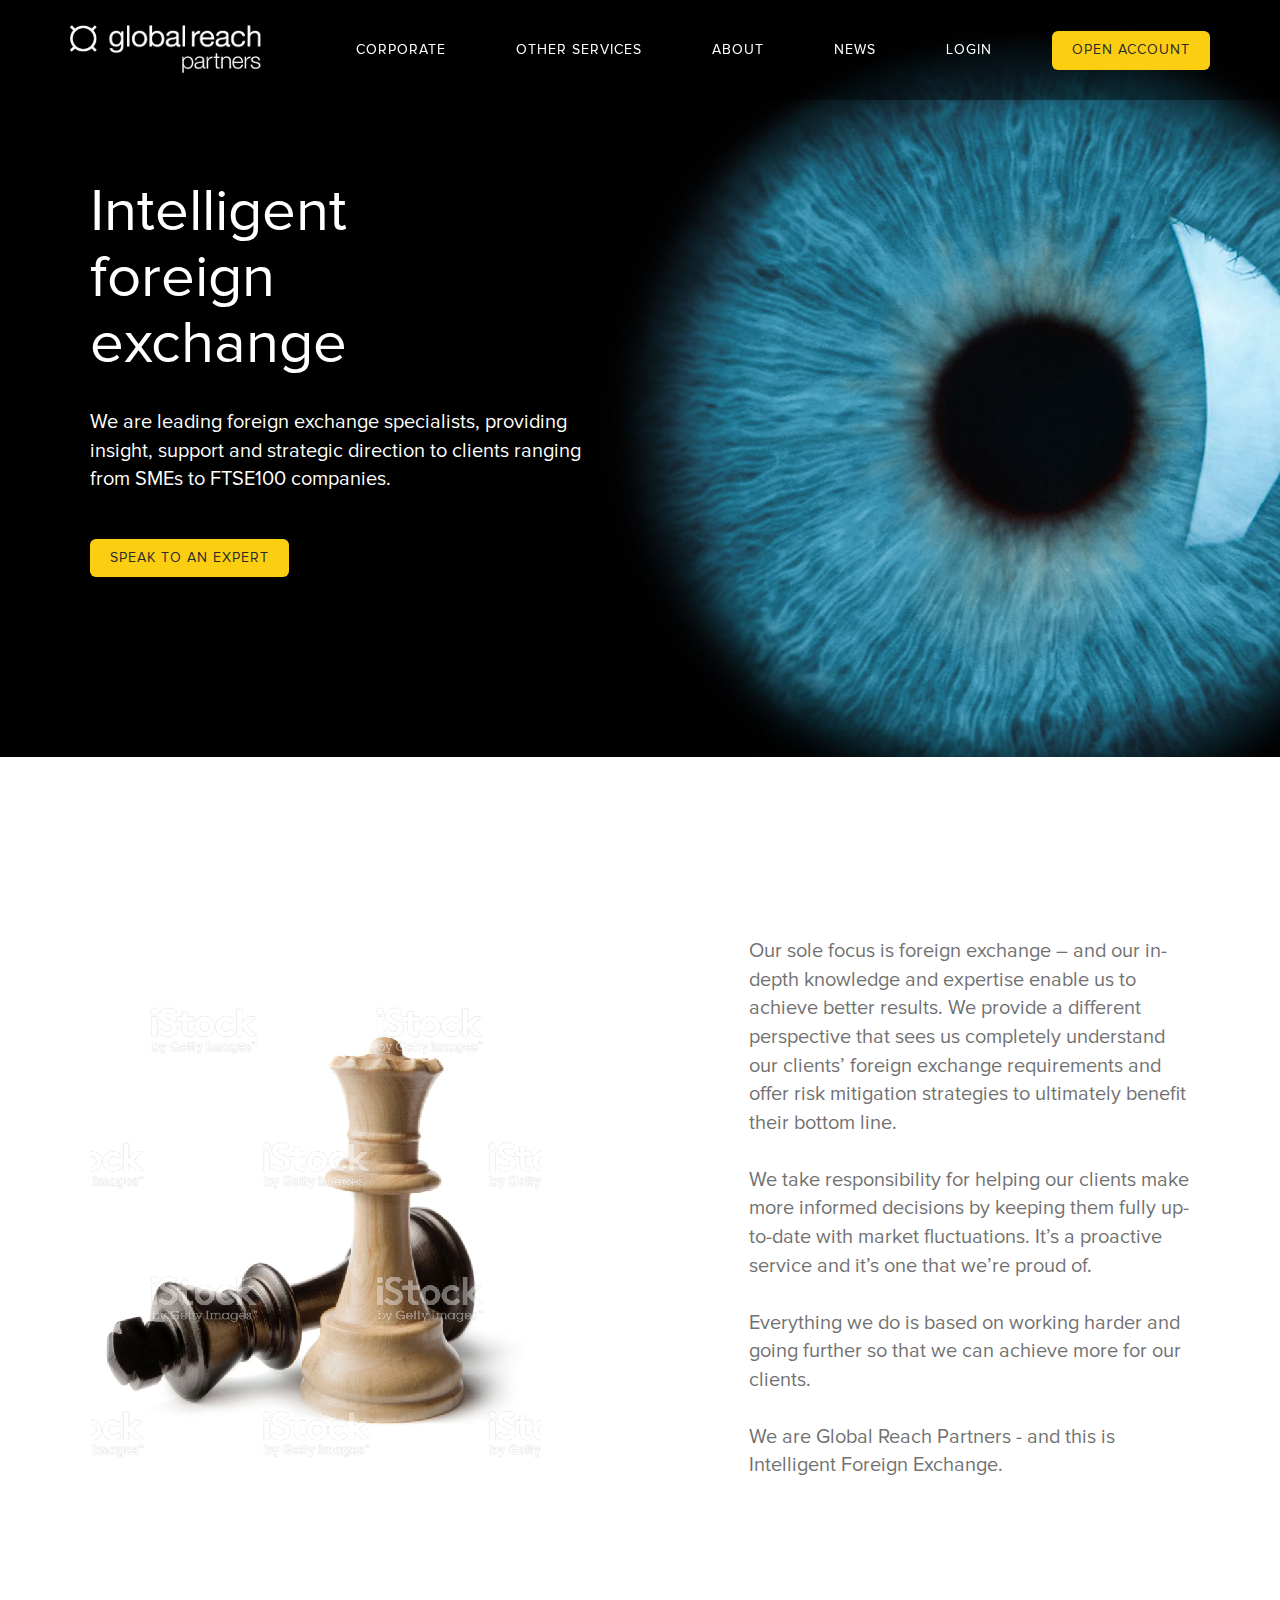
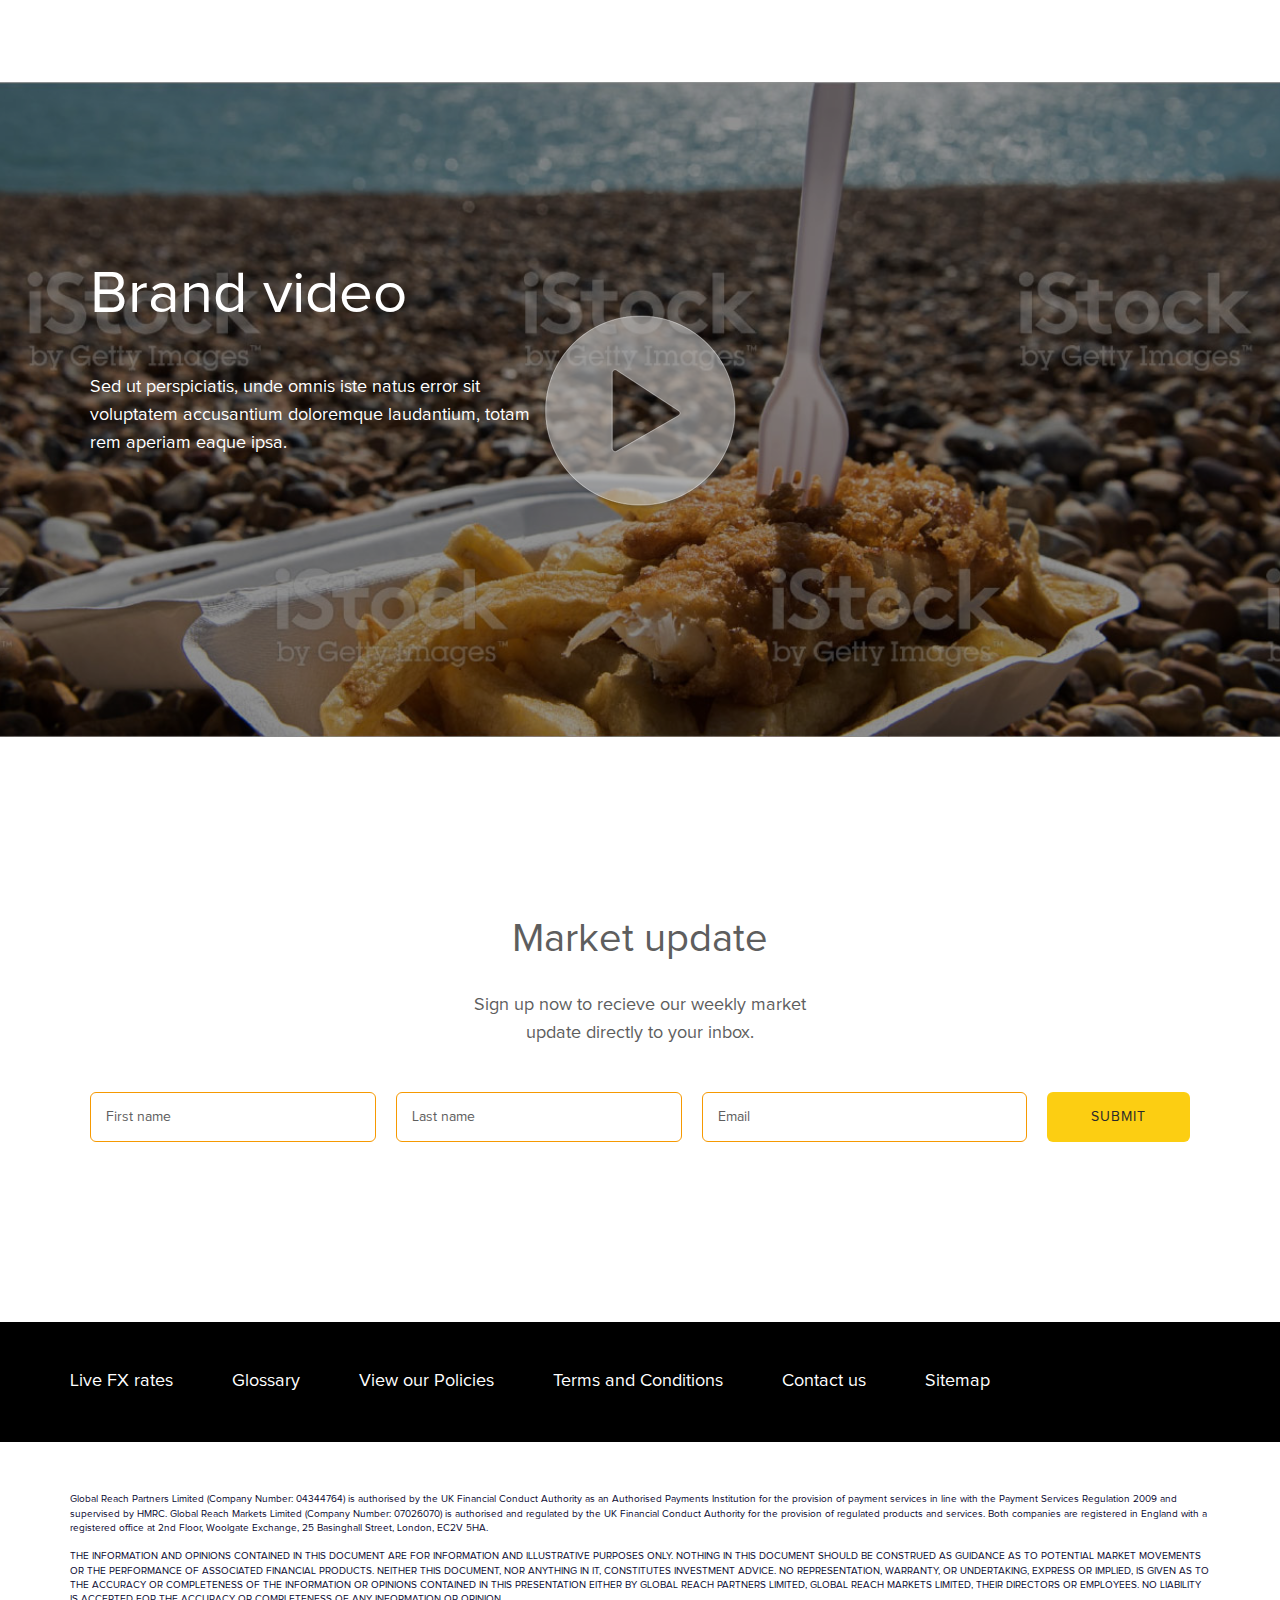
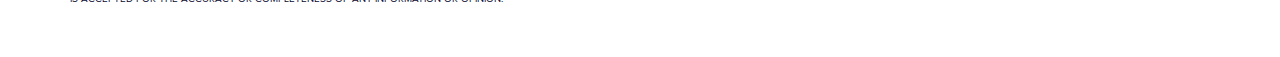
<file: index.html>
<!DOCTYPE html>
<html lang="en">
  <head>
    <meta charset="utf-8">
    <meta name="viewport" content="width=device-width, initial-scale=1, shrink-to-fit=no">
    <link rel="stylesheet" href="css/bootstrap.min.css">
    <link rel="stylesheet" href="css/style.css">
  </head>
  <body class="grp-body">
    <style type="text/css">html.hs-messages-widget-open.hs-messages-mobile,html.hs-messages-widget-open.hs-messages-mobile body{height:100%!important;overflow:hidden!important;position:relative!important}html.hs-messages-widget-open.hs-messages-mobile body{margin:0!important}#hubspot-messages-iframe-container{display:initial!important;z-index:2147483647!important;position:fixed!important;bottom:0!important;right:0!important}#hubspot-messages-iframe-container .shadow{display:initial!important;z-index:-1;position:absolute;width:0;height:0;bottom:0;right:0;content:""}#hubspot-messages-iframe-container .shadow.active{width:400px;height:400px;background:radial-gradient(ellipse at bottom right,rgba(29,39,54,.16) 0,rgba(29,39,54,0) 72%)}#hubspot-messages-iframe-container iframe{display:initial!important;width:100%!important;height:100%!important;border:none!important;position:absolute!important;bottom:0!important;right:0!important}</style>

    <!-- LOGO & NAVIGATION -->
    <div class="grp-header">
      <nav class="navbar navbar-default navbar-fixed-top">
        <div class="container">
          <div class="row">
            <div class="col-sm-12">
              <!-- Brand and toggle get grouped for better mobile display -->
              <div class="navbar-header">
                <button type="button" data-target="#navbarCollapse" data-toggle="collapse" class="navbar-toggle">
                  <span class="sr-only">Toggle navigation</span>
                  <span class="icon-bar"></span>
                  <span class="icon-bar"></span>
                  <span class="icon-bar"></span>
                </button>
                <a href="index.html" class="navbar-brand"></a>
              </div>
              <!-- Collection of nav links and other content for toggling -->
              <div id="navbarCollapse" class="collapse navbar-collapse">
                <ul class="nav navbar-nav navbar-right">
                  <li><a href="corporate.html">CORPORATE</a></li>
                  <li><a href="otherservices.html">OTHER SERVICES</a></li>
                  <li><a href="about.html">ABOUT</a></li>
                  <li><a href="#">NEWS</a></li>
                  <li><a href="#">LOGIN</a></li>
                  <li><button type="button" class="btn btn-default btn-lg">OPEN ACCOUNT</a></li>
                </ul>
              </div>
            </div>
          </div>
        </div>
      </nav>
    </div>

    <!-- FIRST SECTION -->
    <div id="grp-hero" class="grp-first-section grp-section-top-spacing-180 grp-section-spacing-180">
      <div class="grp-parallax"></div>
      <div class="container container-medium">
        <div class="row">
          <div class="col-sm-7 col-md-6">
            <h1 class="grp-header-spacing-30">
              Intelligent<br>
              foreign<br>
              exchange
            </h1>
            <p class="grp-paragraph-spacing-45">We are leading foreign exchange specialists, providing insight, support and strategic direction to clients ranging from SMEs to FTSE100 companies.<p/>
            <button type="button" class="btn btn-default btn-lg">SPEAK TO AN EXPERT</button>
          </div>
        </div>
      </div>
    </div>

    <!-- SECOND SECTION -->
    <div class="grp-second-section grp-section-top-spacing-180 grp-section-spacing-180">
      <div class="container container-medium">
        <div class="row">
          <div class="col-sm-6 col-md-7 col-lg-7">
            <img class="img-responsive" src="img/section1.2-bg.jpg">
          </div>
          <div class="col-sm-6 col-md-5 col-lg-5">
            <p class="grp-bigger-paragraph grp-grey-color">
              Our sole focus is foreign exchange – and our in-depth knowledge and expertise enable us to achieve better results. We provide a different perspective that sees us completely understand our clients’ foreign exchange requirements and offer risk mitigation strategies to ultimately beneﬁt their bottom line.<br><br>
              We take responsibility for helping our clients make more informed decisions by keeping them fully up-to-date with market ﬂuctuations. It’s a proactive service and it’s one that we’re proud of.<br><br>
              Everything we do is based on working harder and going further so that we can achieve more for our clients.<br><br>
              We are Global Reach Partners - and this is Intelligent Foreign Exchange.
            <p/>
          </div>
        </div>
      </div>
    </div>

    <!-- THIRD SECTION -->
    <div class="grp-third-section grp-video-section grp-section-top-spacing-180 grp-section-spacing-280">
      <button class="grp-play-video" href=""></button>
      <div class="container container-medium">
        <div class="row">
          <div class="col-sm-5">
            <h1 class="grp-header-spacing-45">Brand video</h1>
            <p class="grp-smaller-paragraph">Sed ut perspiciatis, unde omnis iste natus error sit voluptatem accusantium doloremque laudantium, totam rem aperiam eaque ipsa.</p>
          </div>
        </div>
      </div>
    </div>

    <!-- FOOTER -->
    <div class="grp-first-footer-section grp-section-top-spacing-180 grp-section-spacing-180">
      <div class="container container-medium">
        <div class="row">
          <div class="col-sm-12 col-md-4 col-md-offset-4">
            <h2 class="grp-header-spacing-30 grp-lightgrey-color">Market update</h2>
            <p class="grp-paragraph-spacing-45 grp-smaller-paragraph grp-lightgrey-color">Sign up now to recieve our weekly market update directly to your inbox.<p/>
          </div>
          <div class="col-sm-12">
            <div class="grp-market-form">

                <div id="HTMLBlock1319" class="HTMLBlock">
                  <script charset="utf-8" src="//js.hsforms.net/forms/current.js"></script>
                  <script>
                    hbspt.forms.create({
                      portalId: '431473',
                      formId: 'b1a614dc-c6af-4df0-83e2-fbb5cdfd9407',
                  css: '',
                  submitButtonClass: 'btn'
                    });
                  </script>
                  <div class="hbspt-form" id="hbspt-form-1508234707308">
                    <form accept-charset="UTF-8" enctype="multipart/form-data" id="hsForm_b1a614dc-c6af-4df0-83e2-fbb5cdfd9407" class="hs-form stacked" action="https://forms.hubspot.com/uploads/form/v2/431473/b1a614dc-c6af-4df0-83e2-fbb5cdfd9407" method="POST" novalidate="novalidate">
                      <fieldset class="form-columns-3">
                        <div class="hs_firstname field hs-form-field">
                          <label placeholder="Enter your " for="firstname-b1a614dc-c6af-4df0-83e2-fbb5cdfd9407"></label>
                          <div class="hs-field-desc" style="display: none;"></div>
                          <div class="input">
                            <input class="hs-input" type="text" id="firstname-b1a614dc-c6af-4df0-83e2-fbb5cdfd9407" name="firstname" value="" placeholder="First name">
                          </div>
                        </div>
                        <div class="hs_lastname field hs-form-field">
                          <label placeholder="Enter your " for="lastname-b1a614dc-c6af-4df0-83e2-fbb5cdfd9407"></label>
                          <div class="hs-field-desc" style="display: none;"></div>
                          <div class="input">
                            <input class="hs-input" type="text" id="lastname-b1a614dc-c6af-4df0-83e2-fbb5cdfd9407" name="lastname" value="" placeholder="Last name">
                          </div>
                        </div>
                        <div class="hs_email field hs-form-field">
                          <label placeholder="Enter your " for="email-b1a614dc-c6af-4df0-83e2-fbb5cdfd9407"><span class="hs-form-required"> * </span></label>
                          <div class="hs-field-desc" style="display: none;"></div>
                          <div class="input">
                            <input class="hs-input" type="email" required="required" id="email-b1a614dc-c6af-4df0-83e2-fbb5cdfd9407" name="email" value="" placeholder="Email">
                          </div>
                        </div>
                      </fieldset>
                      <fieldset class="form-columns-1">
                        <div class="hs_utmcampaign__c field hs-form-field" style="display: none;">
                          <div class="hs-field-desc" style="display: none;"></div>
                          <div class="input">
                            <input class="hs-input" type="hidden" name="utmcampaign__c" value="">
                          </div>
                        </div>
                      </fieldset>
                      <fieldset class="form-columns-2">
                        <div class="hs_utmmedium__c field hs-form-field" style="display: none;">
                          <div class="hs-field-desc" style="display: none;"></div>
                          <div class="input">
                            <input class="hs-input" type="hidden" name="utmmedium__c" value="">
                          </div>
                        </div>
                        <div class="hs_utmsource field hs-form-field" style="display: none;">
                          <div class="hs-field-desc" style="display: none;"></div>
                          <div class="input">
                            <input class="hs-input" type="hidden" name="utmsource" value="">
                          </div>
                        </div>
                      </fieldset>
                      <div class="hs_submit">
                        <div class="hs-field-desc" style="display: none;"></div>
                        <div class="actions">
                          <input class="btn" type="submit" value="Submit">
                        </div>
                      </div>
                      <input type="hidden" name="hs_context" value="{&quot;gates&quot;:{&quot;invisibleRecaptchaUngated&quot;:false,&quot;newMultipartSubmissionUngated&quot;:false,&quot;cosInlineUngated&quot;:false},&quot;time&quot;:1508234707455,&quot;portalId&quot;:&quot;431473&quot;,&quot;formId&quot;:&quot;b1a614dc-c6af-4df0-83e2-fbb5cdfd9407&quot;,&quot;hutk&quot;:&quot;25a326c4a20e29a53efa5985e465cf01&quot;,&quot;deactivateSmartForm&quot;:false,&quot;cms&quot;:false,&quot;boolCheckBoxFields&quot;:&quot;&quot;,&quot;dateFields&quot;:&quot;&quot;,&quot;previewMode&quot;:false,&quot;pageUrl&quot;:&quot;https://www.globalreach-partners.com/&quot;,&quot;pageTitle&quot;:&quot;Corporate Forex | International Money Exchange | Global Reach Partners&quot;,&quot;submitButtonClass&quot;:&quot;btn&quot;,&quot;timestamp&quot;:1508234707308,&quot;urlRoot&quot;:&quot;https://forms.hubspot.com&quot;,&quot;internalApiBase&quot;:&quot;https://internal.hubapi.com&quot;,&quot;emailValidationUrl&quot;:&quot;https://internal.hubapi.com/emailvalidation/v1/public/validate&quot;,&quot;urlBase&quot;:&quot;https://forms.hubspot.com/uploads/form/v2&quot;,&quot;ctxBase&quot;:&quot;https://forms.hubspot.com/embed/v3/form/431473/b1a614dc-c6af-4df0-83e2-fbb5cdfd9407?callback=?&quot;,&quot;containerId&quot;:&quot;hbspt-form-1508234707308&quot;,&quot;containerSelector&quot;:&quot;#hbspt-form-1508234707308&quot;,&quot;recentFieldsCookie&quot;:null,&quot;userAgent&quot;:&quot;Mozilla/5.0 (Macintosh; Intel Mac OS X 10_12_4) AppleWebKit/537.36 (KHTML, like Gecko) Chrome/61.0.3163.100 Safari/537.36&quot;,&quot;originalEmbedContext&quot;:&quot;{\&quot;portalId\&quot;:\&quot;431473\&quot;,\&quot;formId\&quot;:\&quot;b1a614dc-c6af-4df0-83e2-fbb5cdfd9407\&quot;,\&quot;css\&quot;:\&quot;\&quot;,\&quot;submitButtonClass\&quot;:\&quot;btn\&quot;,\&quot;timestamp\&quot;:1508234707308}&quot;,&quot;hostedOnHubspot&quot;:false,&quot;source&quot;:&quot;FormsEmbed-static-2.277&quot;}">
                    </form>
                  </div>
                </div>

            </div>
          </div>
        </div>
      </div>
    </div>
    <div class="grp-footer-list">
      <div class="container">
        <div class="row">
          <div class="col-sm-12">
            <ul class="list-inline">
              <li><a href="#">Live FX rates</a></li>
              <li><a href="#">Glossary</a></li>
              <li><a href="#">View our Policies</a></li>
              <li><a href="#">Terms and Conditions</a></li>
              <li><a href="#">Contact us</a></li>
              <li><a href="#">Sitemap</a></li>
            </ul>
          </div>
        </div>
      </div>
    </div>
    <div class="grp-footer-credits grp-footer-spacing-50 grp-footer-top-spacing-50">
      <div class="container">
        <div class="row">
          <div class="col-sm-12">
            <p class="grp-smallest-paragraph gpr-darkblue-color">
              Global Reach Partners Limited (Company Number: 04344764) is authorised by the UK Financial Conduct Authority as an Authorised Payments Institution for the provision of payment services in line with the Payment Services Regulation 2009 and supervised by HMRC. Global Reach Markets Limited (Company Number: 07026070) is authorised and regulated by the UK Financial Conduct Authority for the provision of regulated products and services. Both companies are registered in England with a registered office at 2nd Floor, Woolgate Exchange, 25 Basinghall Street, London, EC2V 5HA.<br><br>
              THE INFORMATION AND OPINIONS CONTAINED IN THIS DOCUMENT ARE FOR INFORMATION AND ILLUSTRATIVE PURPOSES ONLY. NOTHING IN THIS DOCUMENT SHOULD BE CONSTRUED AS GUIDANCE AS TO POTENTIAL MARKET MOVEMENTS OR THE PERFORMANCE OF ASSOCIATED FINANCIAL PRODUCTS. NEITHER THIS DOCUMENT, NOR ANYTHING IN IT, CONSTITUTES INVESTMENT ADVICE. NO REPRESENTATION, WARRANTY, OR UNDERTAKING, EXPRESS OR IMPLIED, IS GIVEN AS TO THE ACCURACY OR COMPLETENESS OF THE INFORMATION OR OPINIONS CONTAINED IN THIS PRESENTATION EITHER BY GLOBAL REACH PARTNERS LIMITED, GLOBAL REACH MARKETS LIMITED, THEIR DIRECTORS OR EMPLOYEES. NO LIABILITY IS ACCEPTED FOR THE ACCURACY OR COMPLETENESS OF ANY INFORMATION OR OPINION.
            </p>
          </div>
        </div>
      </div>
    </div>

    <script src="js/jquery-3.2.1.min.js"></script>
    <script src="js/bootstrap.min.js"></script>
    <script src="js/jquery.parallax-1.1.3.js"></script>
    <script src="js/jquery.localscroll-1.2.7-min.js"></script>
    <script src="js/jquery.scrollTo-1.4.2-min.js"></script>
    <script src="js/script.js"></script>
  </body>
</html>
</file>
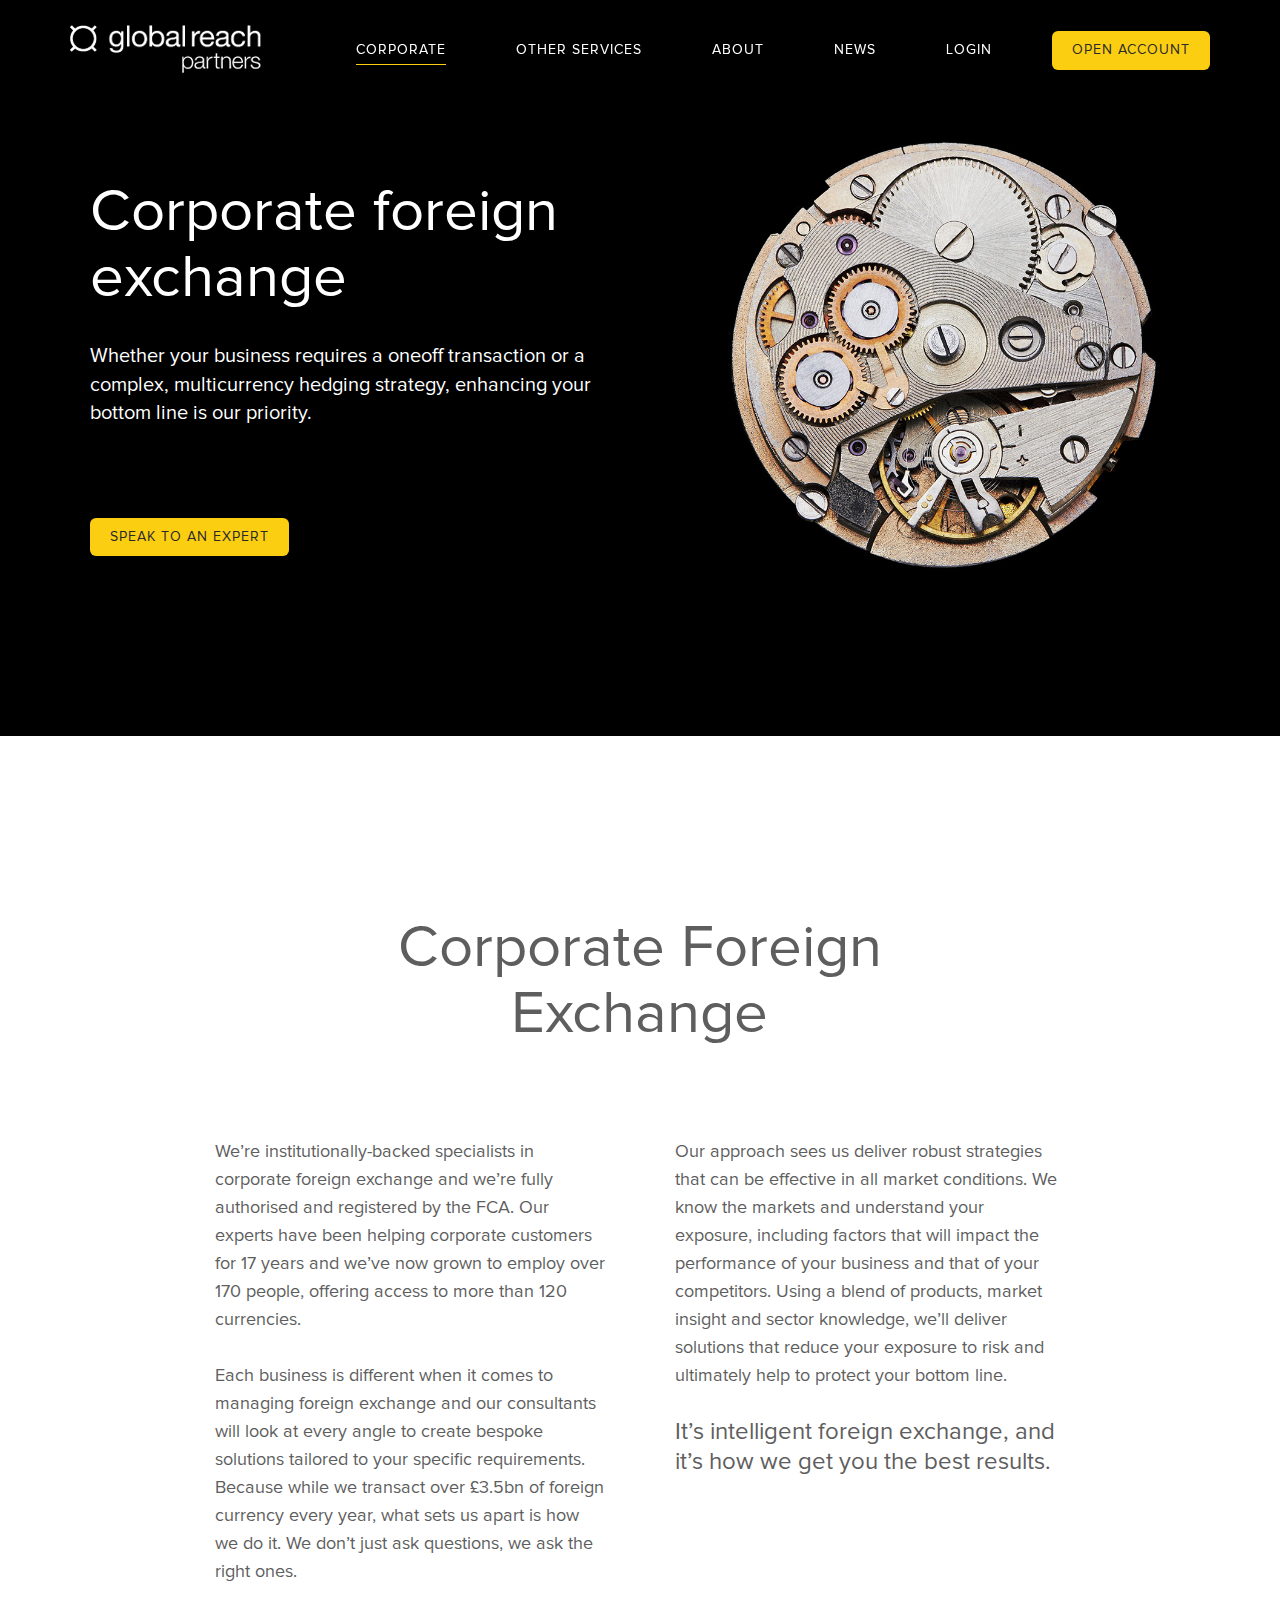
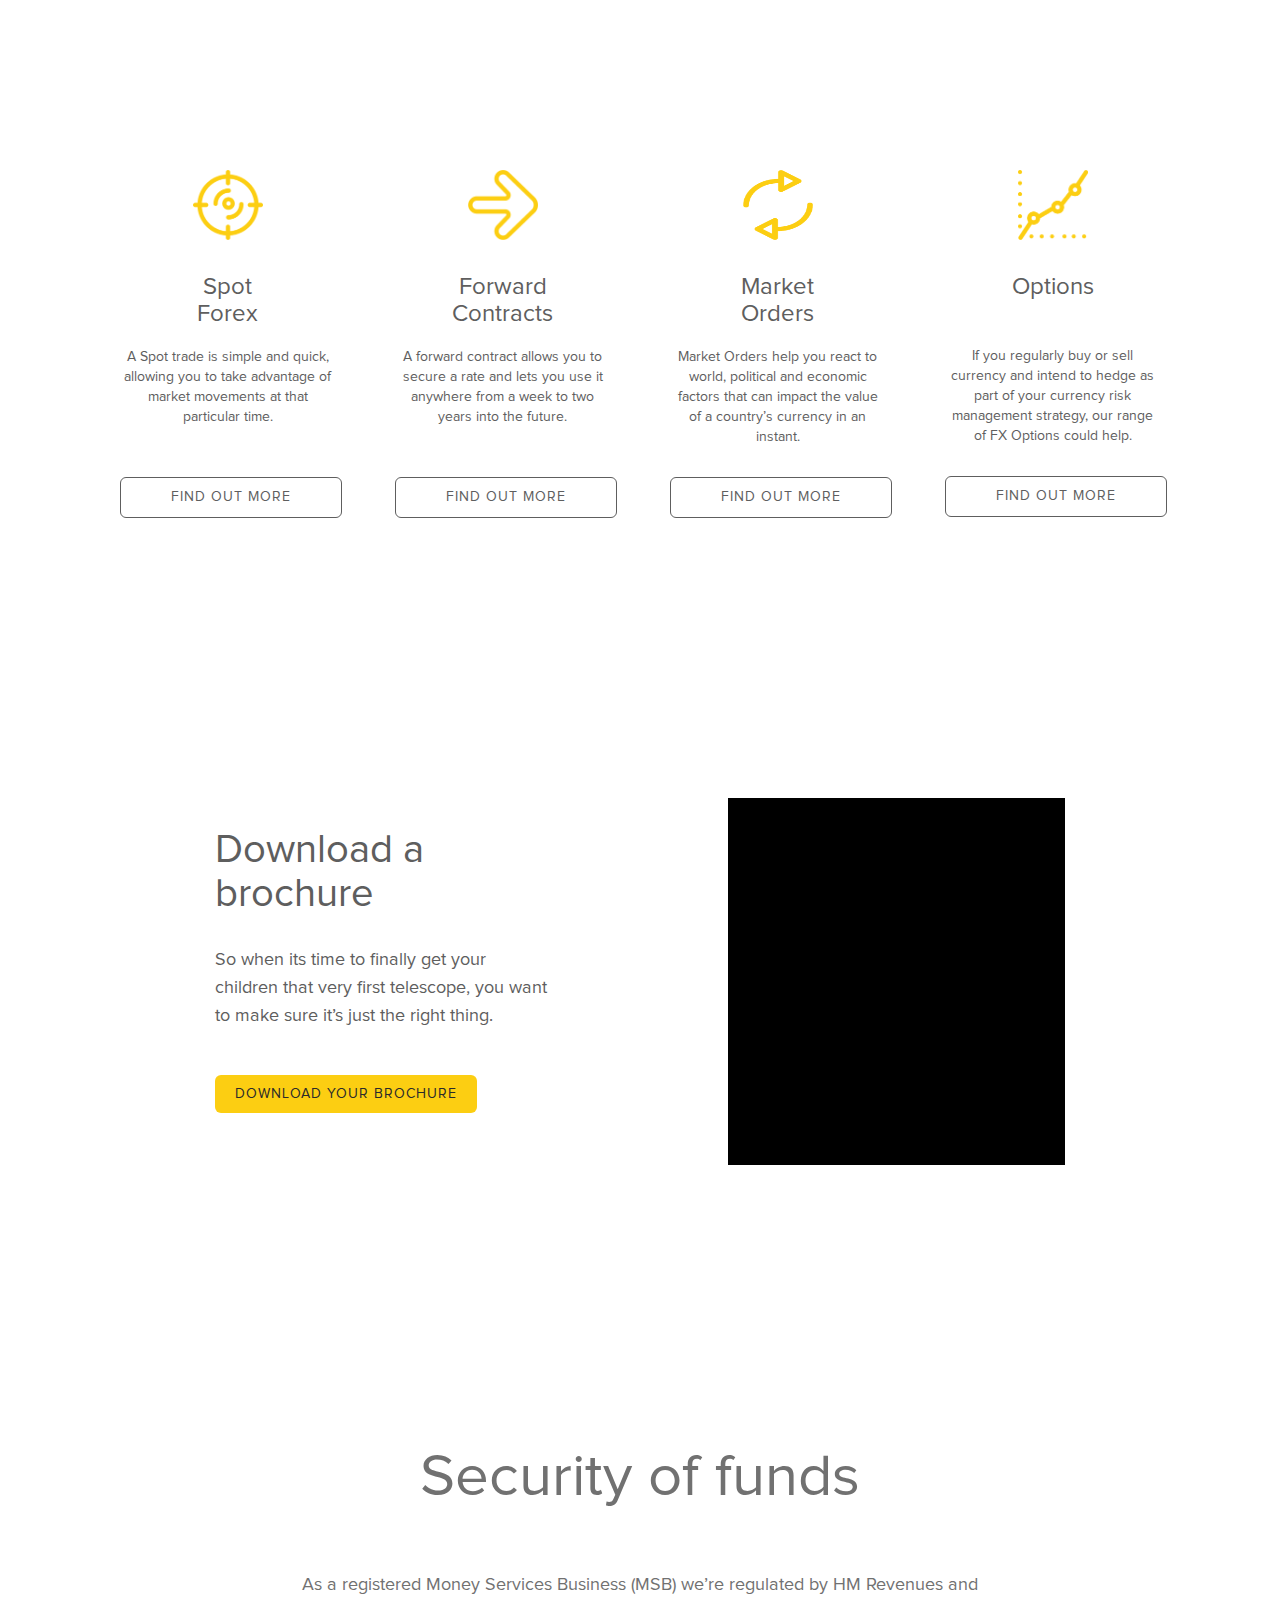
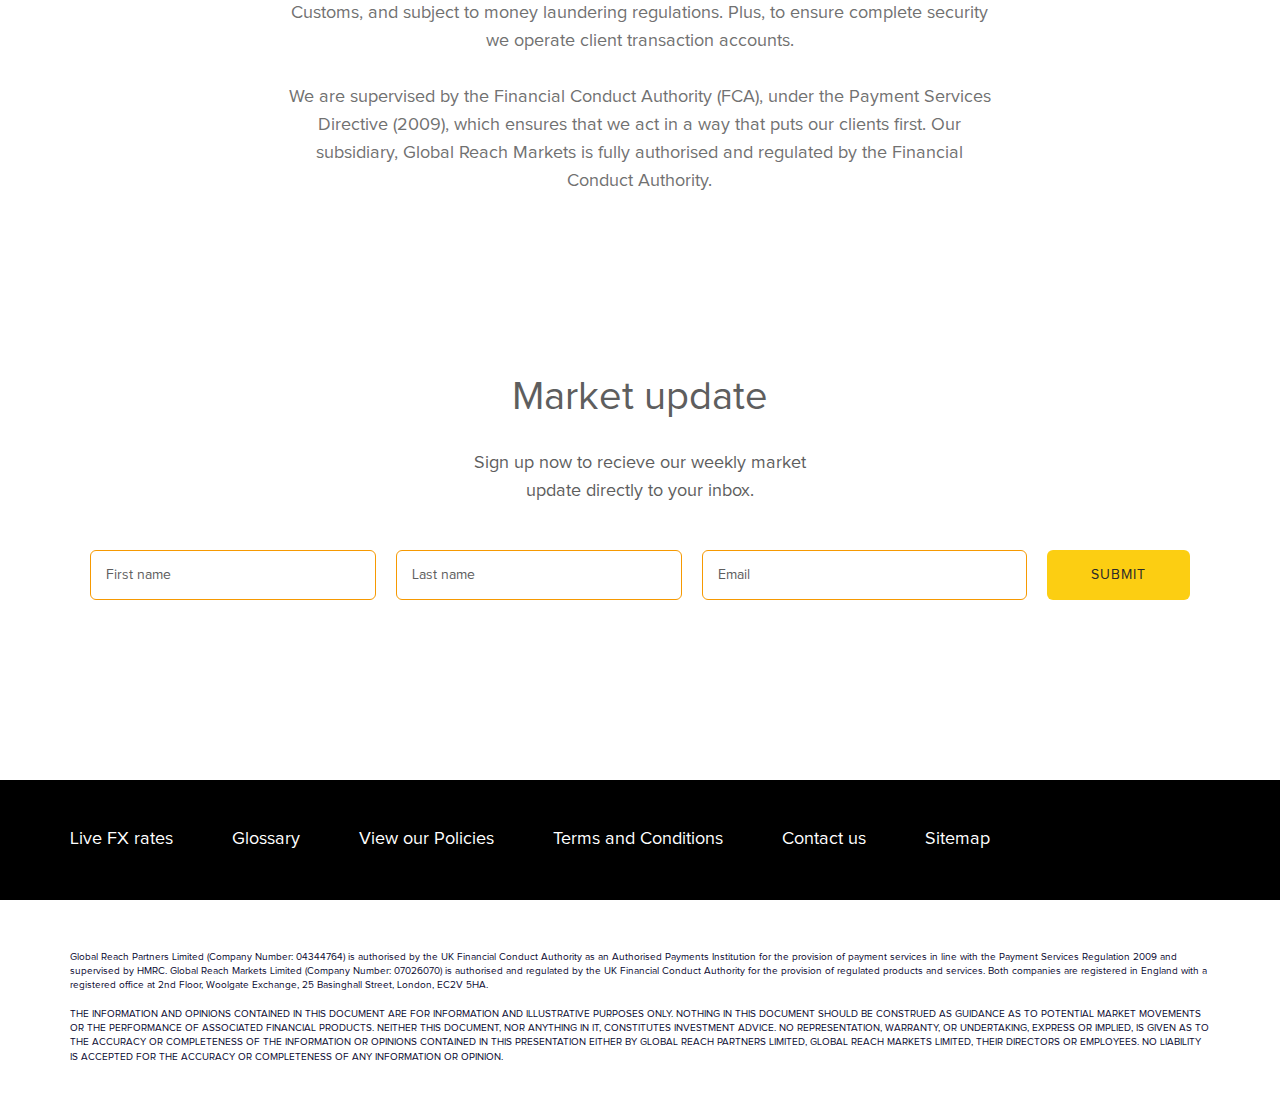
<file: corporate.html>
<!DOCTYPE html>
<html lang="en">
  <head>
    <meta charset="utf-8">
    <meta name="viewport" content="width=device-width, initial-scale=1, shrink-to-fit=no">
    <link rel="stylesheet" href="css/bootstrap.min.css">
    <link rel="stylesheet" href="css/style.css">
  </head>
  <body class="grp-body">
    <style type="text/css">html.hs-messages-widget-open.hs-messages-mobile,html.hs-messages-widget-open.hs-messages-mobile body{height:100%!important;overflow:hidden!important;position:relative!important}html.hs-messages-widget-open.hs-messages-mobile body{margin:0!important}#hubspot-messages-iframe-container{display:initial!important;z-index:2147483647!important;position:fixed!important;bottom:0!important;right:0!important}#hubspot-messages-iframe-container .shadow{display:initial!important;z-index:-1;position:absolute;width:0;height:0;bottom:0;right:0;content:""}#hubspot-messages-iframe-container .shadow.active{width:400px;height:400px;background:radial-gradient(ellipse at bottom right,rgba(29,39,54,.16) 0,rgba(29,39,54,0) 72%)}#hubspot-messages-iframe-container iframe{display:initial!important;width:100%!important;height:100%!important;border:none!important;position:absolute!important;bottom:0!important;right:0!important}</style>

    <!-- LOGO & NAVIGATION -->
    <div class="grp-header">
      <nav class="navbar navbar-default navbar-fixed-top">
        <div class="container">
          <div class="row">
            <div class="col-sm-12">
              <!-- Brand and toggle get grouped for better mobile display -->
              <div class="navbar-header">
                <button type="button" data-target="#navbarCollapse" data-toggle="collapse" class="navbar-toggle">
                  <span class="sr-only">Toggle navigation</span>
                  <span class="icon-bar"></span>
                  <span class="icon-bar"></span>
                  <span class="icon-bar"></span>
                </button>
                <a href="index.html" class="navbar-brand"></a>
              </div>
              <!-- Collection of nav links and other content for toggling -->
              <div id="navbarCollapse" class="collapse navbar-collapse">
                <ul class="nav navbar-nav navbar-right">
                  <li class="active"><a href="corporate.html">CORPORATE</a></li>
                  <li><a href="otherservices.html">OTHER SERVICES</a></li>
                  <li><a href="about.html">ABOUT</a></li>
                  <li><a href="#">NEWS</a></li>
                  <li><a href="#">LOGIN</a></li>
                  <li><button type="button" class="btn btn-default btn-lg">OPEN ACCOUNT</button></li>
                </ul>
              </div>
            </div>
          </div>
        </div>
      </nav>
    </div>

    <!-- FIRST SECTION -->
    <div id="grp-hero" class="grp-first-corporate-section grp-section-top-spacing-180 grp-section-spacing-180">
      <div class="grp-parallax"></div>
      <div class="container container-medium">
        <div class="row">
          <div class="col-sm-7 col-md-6">
            <h1 class="grp-header-spacing-30">Corporate foreign exchange</h1>
            <p class="grp-paragraph-spacing-90">Whether your business requires a oneoff transaction or a complex, multicurrency hedging strategy, enhancing your bottom line is our priority.<p/>
            <button type="button" class="btn btn-default btn-lg">SPEAK TO AN EXPERT</button>
          </div>
        </div>
      </div>
    </div>

    <!-- SECOND SECTION -->
    <div class="grp-second-corporate-section grp-section-top-spacing-180 grp-section-spacing-180">
      <div class="container container-small">
        <div class="row">
          <div class="col-sm-8 col-sm-offset-2">
            <h1 class="text-center grp-header-spacing-90 grp-lightgrey-color grp-responsive-font-50">Corporate Foreign Exchange</h1>
          </div>
          <div class="col-sm-6">
            <p class="grp-smaller-paragraph grp-lightgrey-color grp-padding-right-20">
              We’re institutionally-backed specialists in corporate foreign exchange and we’re fully authorised and registered by the FCA. Our experts have been helping corporate customers for 17 years and we’ve now grown to employ over 170 people, offering access to more than 120 currencies.<br><br>
              Each business is different when it comes to managing foreign exchange and our consultants will look at every angle to create bespoke solutions tailored to your speciﬁc requirements. Because while we transact over £3.5bn of foreign currency every year, what sets us apart is how we do it. We don’t just ask questions, we ask the right ones.
            <p/>
          </div>
          <div class="col-sm-6">
            <p class="grp-smaller-paragraph grp-lightgrey-color grp-padding-left-20">
              Our approach sees us deliver robust strategies that can be effective in all market conditions. We know the markets and understand your exposure, including factors that will impact the performance of your business and that of your competitors. Using a blend of products, market insight and sector knowledge, we’ll deliver solutions that reduce your exposure to risk and ultimately help to protect your bottom line. <br><br>
              <span class="grp-font-24">It’s intelligent foreign exchange, and it’s how we get you the best results.</span>
            <p/>
          </div>
        </div>
      </div>
    </div>

    <!-- THIRD SECTION -->
    <div class="grp-third-corporate-section grp-section-spacing-280">
      <div class="container">
        <div class="row text-center">
          <div class="grp-thumbnail-larger-padding">
            <div class="col-xs-12 col-sm-6 col-md-3">
              <div class="grp-thumbnail-padding grp-icon-thumbnail">
                <div class="thumbnail">
                  <img src="img/icon1.png">
                </div>
                <h3 class="grp-lightgrey-color grp-header-spacing-20">Spot<br>Forex</h3>
                <p class="grp-font-14 grp-lightgrey-color">A Spot trade is simple and quick, allowing you to take advantage of market movements at that particular time.</p>
                <button type="button" class="btn btn-default btn-lg grp-find-btn grp-responsive-spacing-75">FIND OUT MORE</button>
              </div>
            </div>
            <div class="col-xs-12 col-sm-6 col-md-3">
              <div class="grp-thumbnail-padding grp-icon-thumbnail">
                <div class="thumbnail">
                  <img src="img/icon2.png">
                </div>
                <h3 class="grp-lightgrey-color grp-header-spacing-20">Forward<br>Contracts</h3>
                <p class="grp-font-14 grp-lightgrey-color">A forward contract allows you to secure a rate and lets you use it anywhere from a week to two years into the future.</p>
                <button type="button" class="btn btn-default btn-lg grp-find-btn grp-responsive-spacing-75">FIND OUT MORE</button>
              </div>
            </div>
            <div class="col-xs-12 col-sm-6 col-md-3">
              <div class="grp-thumbnail-padding grp-icon-thumbnail">
                <div class="thumbnail">
                  <img src="img/icon3.png">
                </div>
                <h3 class="grp-lightgrey-color grp-header-spacing-20">Market<br>Orders</h3>
                <p class="grp-font-14 grp-lightgrey-color">Market Orders help you react to world, political and economic factors that can impact the value of a country’s currency in an instant.</p>
                <button type="button" class="btn btn-default btn-lg grp-find-btn grp-small-responsive-spacing-75">FIND OUT MORE</button>
              </div>
            </div>
            <div class="col-xs-12 col-sm-6 col-md-3">
              <div class="grp-thumbnail-padding grp-icon-thumbnail">
                <div class="thumbnail">
                  <img src="img/icon4.png">
                </div>
                <h3 class="grp-lightgrey-color grp-header-spacing-20">Options</h3>
                <p class="grp-font-14 grp-lightgrey-color">If you regularly buy or sell currency and intend to hedge as part of your currency risk management strategy, our range of FX Options could help.</p>
                <button type="button" class="btn btn-default btn-lg grp-find-btn">FIND OUT MORE</button>
              </div>
            </div>
          </div>
        </div>
      </div>
    </div>

    <!-- FOURTH SECTION -->
    <div class="grp-fourth-corporate-section grp-section-spacing-280">
      <div class="container container-small">
        <div class="row">
          <div class="col-sm-6 col-md-5">
            <div class="grp-responsive-top-padding-top-30">
              <h2 class="grp-lightgrey-color grp-header-spacing-30">Download a brochure</h2>
              <p class="grp-smaller-paragraph grp-lightgrey-color grp-paragraph-spacing-45">So when its time to ﬁnally get your children that very ﬁrst telescope, you want to make sure it’s just the right thing.<p/>
              <button type="button" class="btn btn-default btn-lg grp-responsive-spacing-40">DOWNLOAD YOUR BROCHURE</button>
            </div>
          </div>
          <div class="col-sm-6 col-md-5 col-md-offset-2">
            <div class="grp-responsive-centered-img">
              <img class="img-responsive" src="img/brochure.png">
            </div>
          </div>
        </div>
      </div>
    </div>

    <!-- FIFTH SECTION -->
    <div class="grp-fifth-corporate-section grp-section-spacing-180">
      <div class="container container-small">
        <div class="row">
          <div class="col-sm-10 col-sm-offset-1">
            <h1 class="text-center grp-grey-color grp-header-spacing-60 grp-responsive-font-50">Security of funds</h1>
            <p class="text-center grp-smaller-paragraph grp-grey-color">
              As a registered Money Services Business (MSB) we’re regulated by HM Revenues and Customs, and subject to money laundering regulations. Plus, to ensure complete security we operate client transaction accounts.<br><br>
              We are supervised by the Financial Conduct Authority (FCA), under the Payment Services Directive (2009), which ensures that we act in a way that puts our clients ﬁrst. Our subsidiary, Global Reach Markets is fully authorised and regulated by the Financial Conduct Authority.
            <p/>
          </div>
        </div>
      </div>
    </div>

    <!-- FOOTER -->
    <div class="grp-first-footer-section grp-section-spacing-180">
      <div class="container container-medium">
        <div class="row">
          <div class="col-sm-12 col-md-4 col-md-offset-4">
            <h2 class="grp-header-spacing-30 grp-lightgrey-color">Market update</h2>
            <p class="grp-paragraph-spacing-45 grp-smaller-paragraph grp-lightgrey-color">Sign up now to recieve our weekly market update directly to your inbox.<p/>
          </div>
          <div class="col-sm-12">
            <div class="grp-market-form">
              <div id="HTMLBlock1319" class="HTMLBlock">
                <script charset="utf-8" src="//js.hsforms.net/forms/current.js"></script>
                <script>
                  hbspt.forms.create({
                    portalId: '431473',
                    formId: 'b1a614dc-c6af-4df0-83e2-fbb5cdfd9407',
                css: '',
                submitButtonClass: 'btn'
                  });
                </script>
                <div class="hbspt-form" id="hbspt-form-1508234707308">
                  <form accept-charset="UTF-8" enctype="multipart/form-data" id="hsForm_b1a614dc-c6af-4df0-83e2-fbb5cdfd9407" class="hs-form stacked" action="https://forms.hubspot.com/uploads/form/v2/431473/b1a614dc-c6af-4df0-83e2-fbb5cdfd9407" method="POST" novalidate="novalidate">
                    <fieldset class="form-columns-3">
                      <div class="hs_firstname field hs-form-field">
                        <label placeholder="Enter your " for="firstname-b1a614dc-c6af-4df0-83e2-fbb5cdfd9407"></label>
                        <div class="hs-field-desc" style="display: none;"></div>
                        <div class="input">
                          <input class="hs-input" type="text" id="firstname-b1a614dc-c6af-4df0-83e2-fbb5cdfd9407" name="firstname" value="" placeholder="First name">
                        </div>
                      </div>
                      <div class="hs_lastname field hs-form-field">
                        <label placeholder="Enter your " for="lastname-b1a614dc-c6af-4df0-83e2-fbb5cdfd9407"></label>
                        <div class="hs-field-desc" style="display: none;"></div>
                        <div class="input">
                          <input class="hs-input" type="text" id="lastname-b1a614dc-c6af-4df0-83e2-fbb5cdfd9407" name="lastname" value="" placeholder="Last name">
                        </div>
                      </div>
                      <div class="hs_email field hs-form-field">
                        <label placeholder="Enter your " for="email-b1a614dc-c6af-4df0-83e2-fbb5cdfd9407"><span class="hs-form-required"> * </span></label>
                        <div class="hs-field-desc" style="display: none;"></div>
                        <div class="input">
                          <input class="hs-input" type="email" required="required" id="email-b1a614dc-c6af-4df0-83e2-fbb5cdfd9407" name="email" value="" placeholder="Email">
                        </div>
                      </div>
                    </fieldset>
                    <fieldset class="form-columns-1">
                      <div class="hs_utmcampaign__c field hs-form-field" style="display: none;">
                        <div class="hs-field-desc" style="display: none;"></div>
                        <div class="input">
                          <input class="hs-input" type="hidden" name="utmcampaign__c" value="">
                        </div>
                      </div>
                    </fieldset>
                    <fieldset class="form-columns-2">
                      <div class="hs_utmmedium__c field hs-form-field" style="display: none;">
                        <div class="hs-field-desc" style="display: none;"></div>
                        <div class="input">
                          <input class="hs-input" type="hidden" name="utmmedium__c" value="">
                        </div>
                      </div>
                      <div class="hs_utmsource field hs-form-field" style="display: none;">
                        <div class="hs-field-desc" style="display: none;"></div>
                        <div class="input">
                          <input class="hs-input" type="hidden" name="utmsource" value="">
                        </div>
                      </div>
                    </fieldset>
                    <div class="hs_submit">
                      <div class="hs-field-desc" style="display: none;"></div>
                      <div class="actions">
                        <input class="btn" type="submit" value="Submit">
                      </div>
                    </div>
                    <input type="hidden" name="hs_context" value="{&quot;gates&quot;:{&quot;invisibleRecaptchaUngated&quot;:false,&quot;newMultipartSubmissionUngated&quot;:false,&quot;cosInlineUngated&quot;:false},&quot;time&quot;:1508234707455,&quot;portalId&quot;:&quot;431473&quot;,&quot;formId&quot;:&quot;b1a614dc-c6af-4df0-83e2-fbb5cdfd9407&quot;,&quot;hutk&quot;:&quot;25a326c4a20e29a53efa5985e465cf01&quot;,&quot;deactivateSmartForm&quot;:false,&quot;cms&quot;:false,&quot;boolCheckBoxFields&quot;:&quot;&quot;,&quot;dateFields&quot;:&quot;&quot;,&quot;previewMode&quot;:false,&quot;pageUrl&quot;:&quot;https://www.globalreach-partners.com/&quot;,&quot;pageTitle&quot;:&quot;Corporate Forex | International Money Exchange | Global Reach Partners&quot;,&quot;submitButtonClass&quot;:&quot;btn&quot;,&quot;timestamp&quot;:1508234707308,&quot;urlRoot&quot;:&quot;https://forms.hubspot.com&quot;,&quot;internalApiBase&quot;:&quot;https://internal.hubapi.com&quot;,&quot;emailValidationUrl&quot;:&quot;https://internal.hubapi.com/emailvalidation/v1/public/validate&quot;,&quot;urlBase&quot;:&quot;https://forms.hubspot.com/uploads/form/v2&quot;,&quot;ctxBase&quot;:&quot;https://forms.hubspot.com/embed/v3/form/431473/b1a614dc-c6af-4df0-83e2-fbb5cdfd9407?callback=?&quot;,&quot;containerId&quot;:&quot;hbspt-form-1508234707308&quot;,&quot;containerSelector&quot;:&quot;#hbspt-form-1508234707308&quot;,&quot;recentFieldsCookie&quot;:null,&quot;userAgent&quot;:&quot;Mozilla/5.0 (Macintosh; Intel Mac OS X 10_12_4) AppleWebKit/537.36 (KHTML, like Gecko) Chrome/61.0.3163.100 Safari/537.36&quot;,&quot;originalEmbedContext&quot;:&quot;{\&quot;portalId\&quot;:\&quot;431473\&quot;,\&quot;formId\&quot;:\&quot;b1a614dc-c6af-4df0-83e2-fbb5cdfd9407\&quot;,\&quot;css\&quot;:\&quot;\&quot;,\&quot;submitButtonClass\&quot;:\&quot;btn\&quot;,\&quot;timestamp\&quot;:1508234707308}&quot;,&quot;hostedOnHubspot&quot;:false,&quot;source&quot;:&quot;FormsEmbed-static-2.277&quot;}">
                  </form>
                </div>
              </div>
            </div>
          </div>
        </div>
      </div>
    </div>
    <div class="grp-footer-list">
      <div class="container">
        <div class="row">
          <div class="col-sm-12">
            <ul class="list-inline">
              <li><a href="#">Live FX rates</a></li>
              <li><a href="#">Glossary</a></li>
              <li><a href="#">View our Policies</a></li>
              <li><a href="#">Terms and Conditions</a></li>
              <li><a href="#">Contact us</a></li>
              <li><a href="#">Sitemap</a></li>
            </ul>
          </div>
        </div>
      </div>
    </div>
    <div class="grp-footer-credits grp-footer-spacing-50 grp-footer-top-spacing-50">
      <div class="container">
        <div class="row">
          <div class="col-sm-12">
            <p class="grp-smallest-paragraph gpr-darkblue-color">
              Global Reach Partners Limited (Company Number: 04344764) is authorised by the UK Financial Conduct Authority as an Authorised Payments Institution for the provision of payment services in line with the Payment Services Regulation 2009 and supervised by HMRC. Global Reach Markets Limited (Company Number: 07026070) is authorised and regulated by the UK Financial Conduct Authority for the provision of regulated products and services. Both companies are registered in England with a registered office at 2nd Floor, Woolgate Exchange, 25 Basinghall Street, London, EC2V 5HA.<br><br>
              THE INFORMATION AND OPINIONS CONTAINED IN THIS DOCUMENT ARE FOR INFORMATION AND ILLUSTRATIVE PURPOSES ONLY. NOTHING IN THIS DOCUMENT SHOULD BE CONSTRUED AS GUIDANCE AS TO POTENTIAL MARKET MOVEMENTS OR THE PERFORMANCE OF ASSOCIATED FINANCIAL PRODUCTS. NEITHER THIS DOCUMENT, NOR ANYTHING IN IT, CONSTITUTES INVESTMENT ADVICE. NO REPRESENTATION, WARRANTY, OR UNDERTAKING, EXPRESS OR IMPLIED, IS GIVEN AS TO THE ACCURACY OR COMPLETENESS OF THE INFORMATION OR OPINIONS CONTAINED IN THIS PRESENTATION EITHER BY GLOBAL REACH PARTNERS LIMITED, GLOBAL REACH MARKETS LIMITED, THEIR DIRECTORS OR EMPLOYEES. NO LIABILITY IS ACCEPTED FOR THE ACCURACY OR COMPLETENESS OF ANY INFORMATION OR OPINION.
            </p>
          </div>
        </div>
      </div>
    </div>

    <script src="js/jquery-3.2.1.min.js"></script>
    <script src="js/bootstrap.min.js"></script>
    <script src="js/jquery.parallax-1.1.3.js"></script>
    <script src="js/jquery.localscroll-1.2.7-min.js"></script>
    <script src="js/jquery.scrollTo-1.4.2-min.js"></script>
    <script src="js/script.js"></script>
  </body>
</html>
</file>
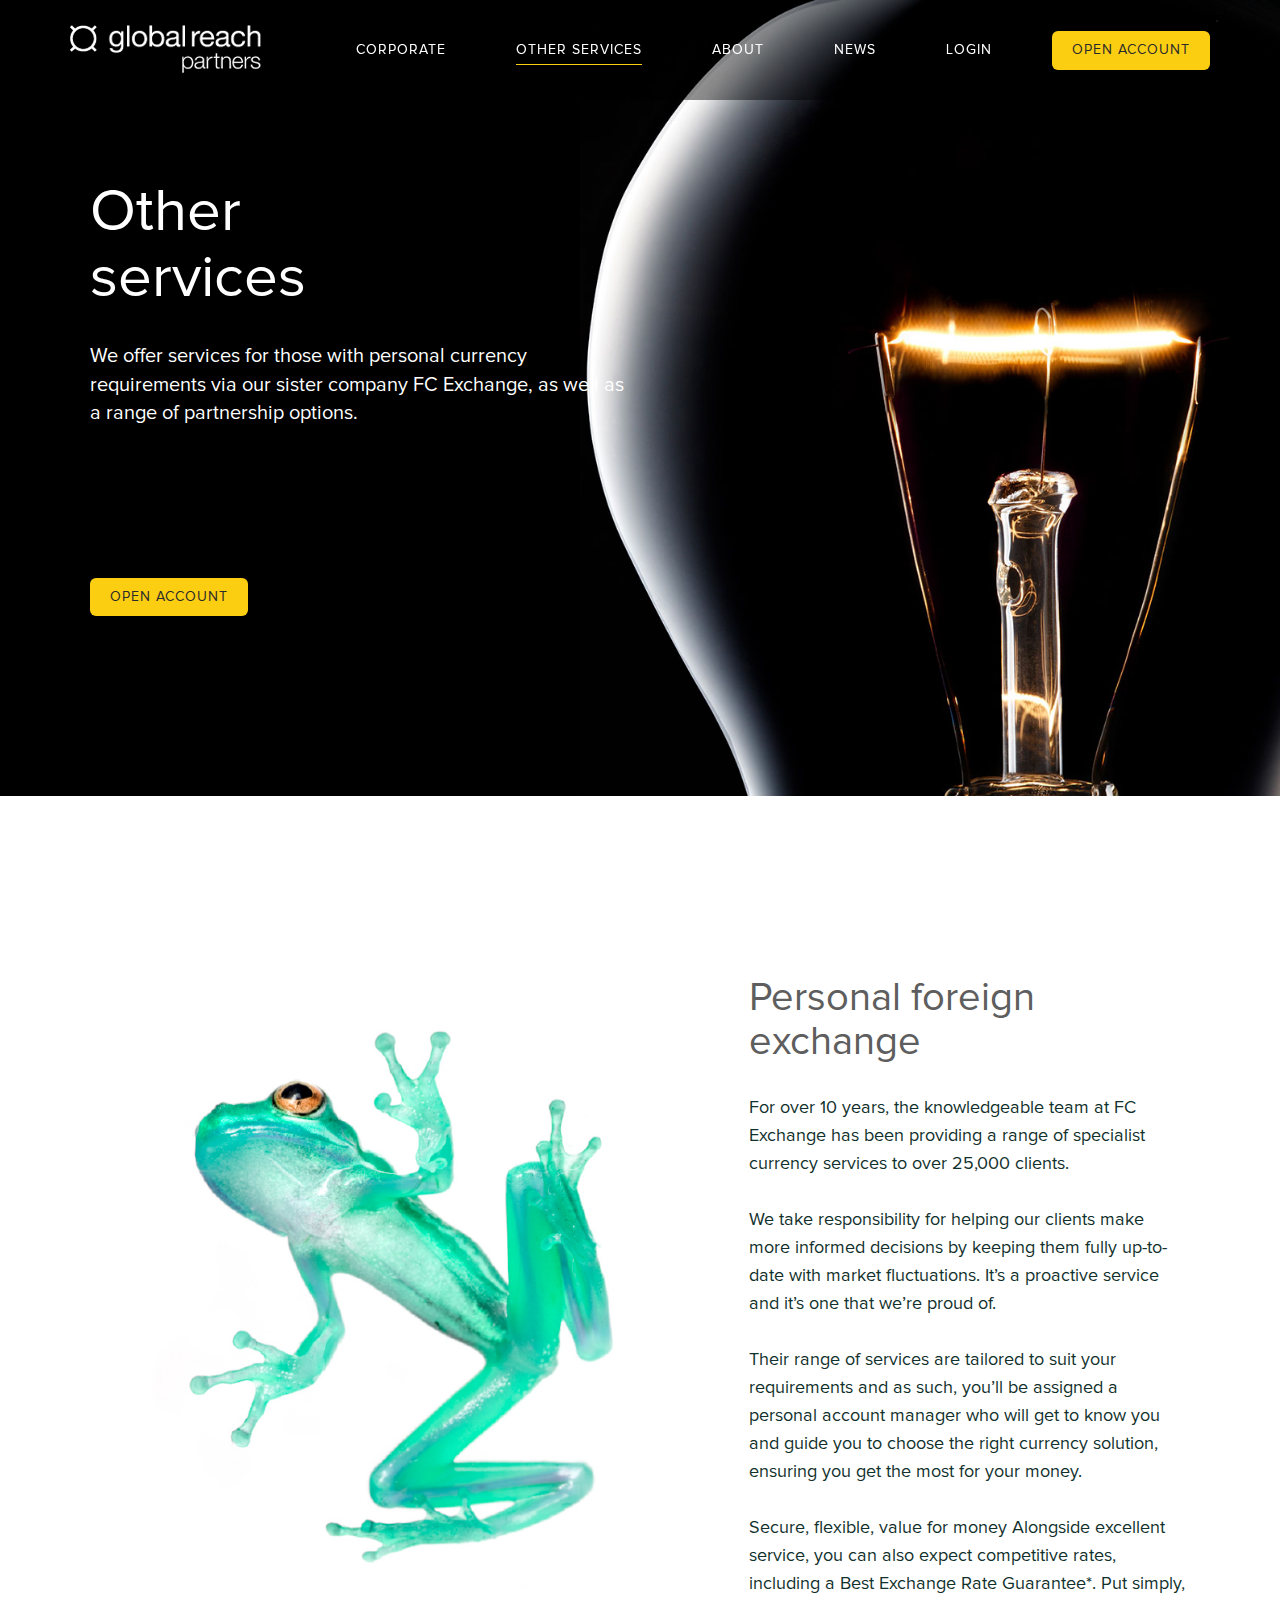
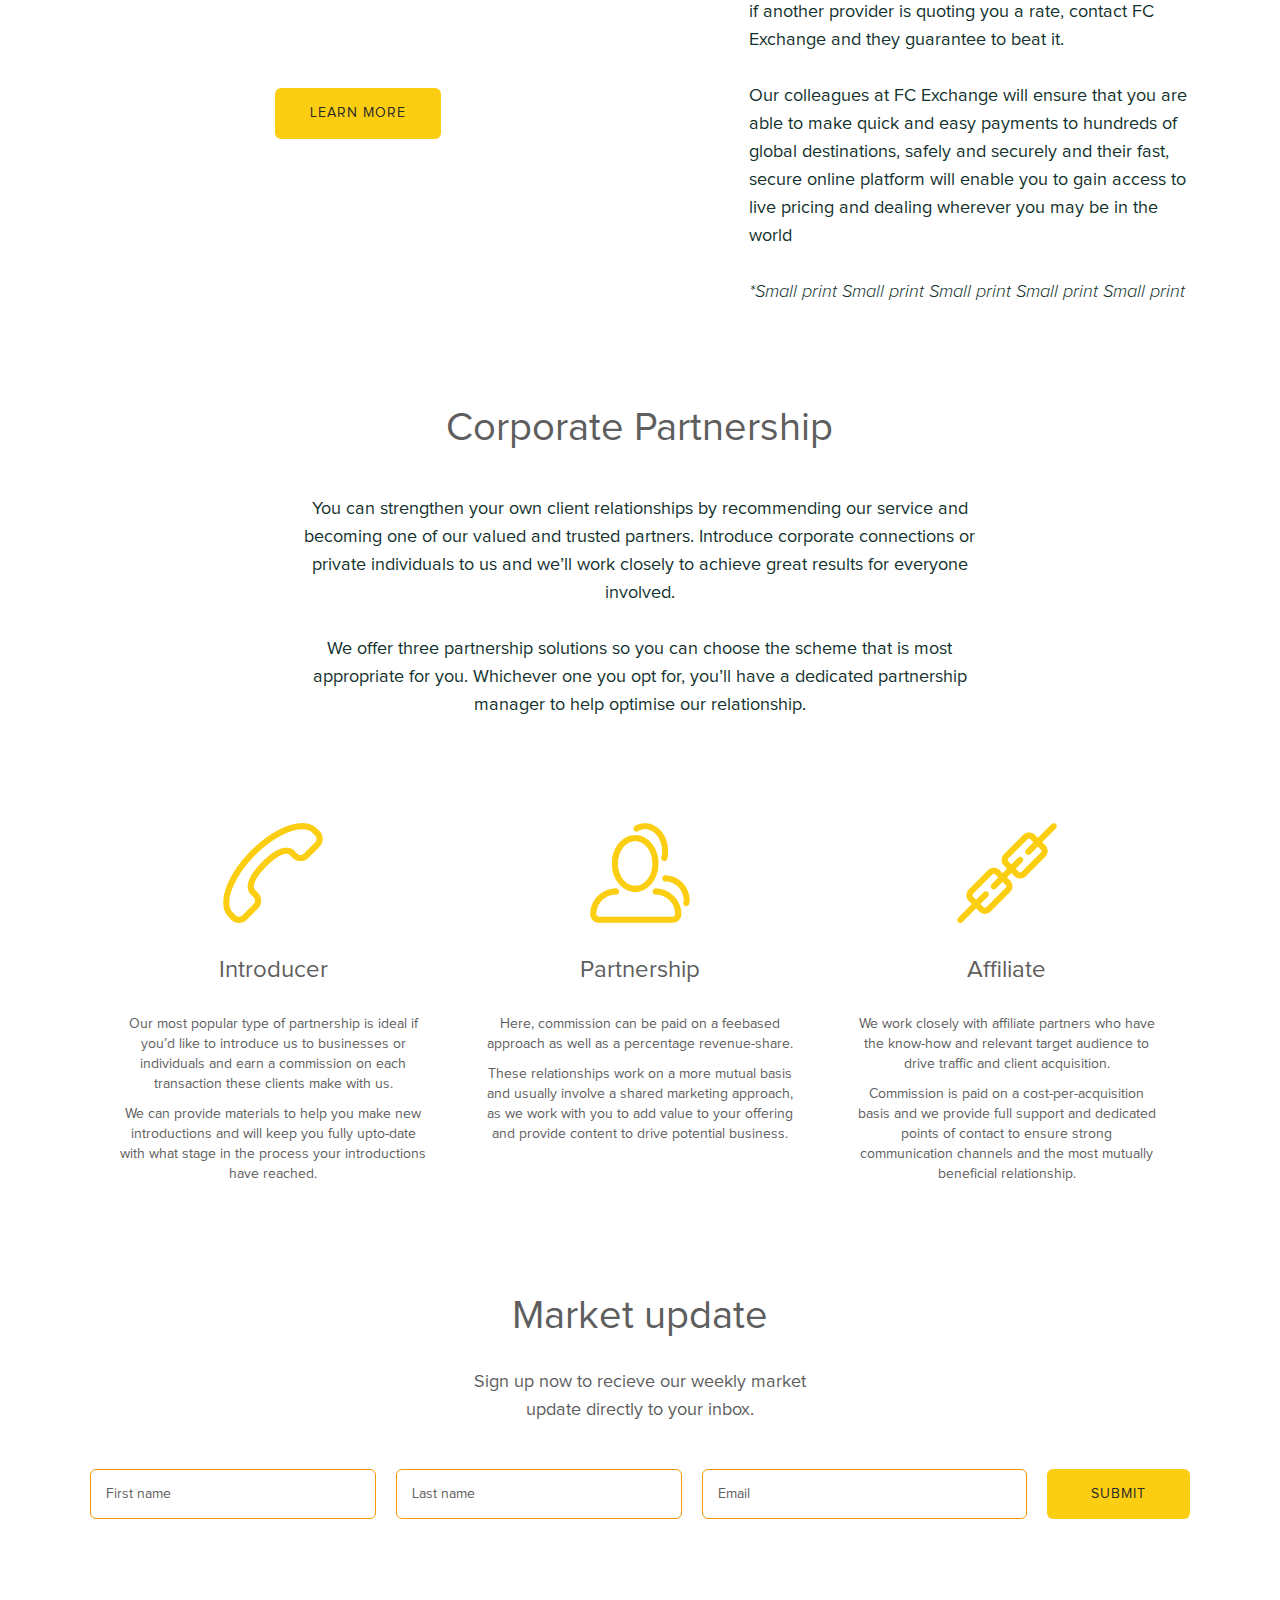
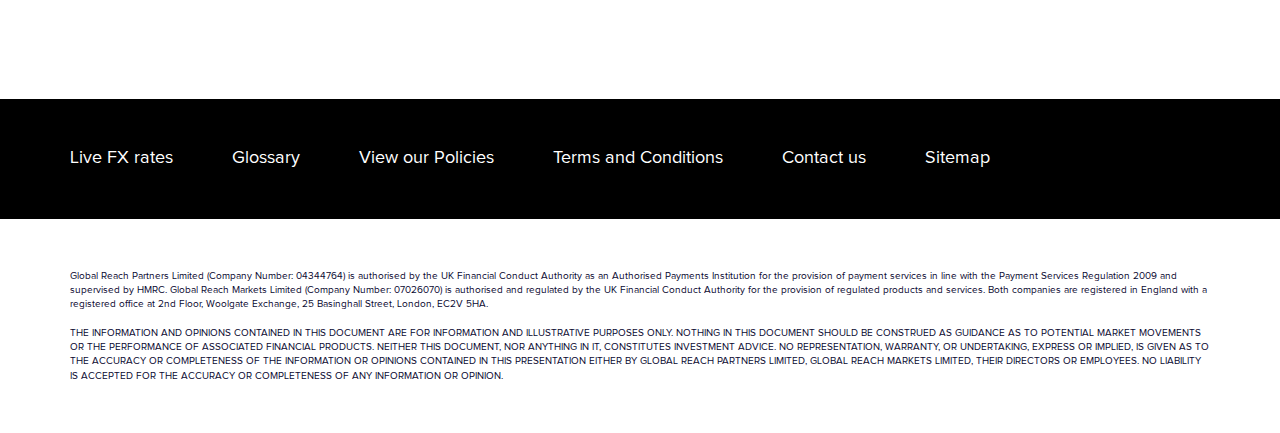
<file: otherservices.html>
<!DOCTYPE html>
<html lang="en">
  <head>
    <meta charset="utf-8">
    <meta name="viewport" content="width=device-width, initial-scale=1, shrink-to-fit=no">
    <link rel="stylesheet" href="css/bootstrap.min.css">
    <link rel="stylesheet" href="css/style.css">
  </head>
  <body class="grp-body">
    <style type="text/css">html.hs-messages-widget-open.hs-messages-mobile,html.hs-messages-widget-open.hs-messages-mobile body{height:100%!important;overflow:hidden!important;position:relative!important}html.hs-messages-widget-open.hs-messages-mobile body{margin:0!important}#hubspot-messages-iframe-container{display:initial!important;z-index:2147483647!important;position:fixed!important;bottom:0!important;right:0!important}#hubspot-messages-iframe-container .shadow{display:initial!important;z-index:-1;position:absolute;width:0;height:0;bottom:0;right:0;content:""}#hubspot-messages-iframe-container .shadow.active{width:400px;height:400px;background:radial-gradient(ellipse at bottom right,rgba(29,39,54,.16) 0,rgba(29,39,54,0) 72%)}#hubspot-messages-iframe-container iframe{display:initial!important;width:100%!important;height:100%!important;border:none!important;position:absolute!important;bottom:0!important;right:0!important}</style>

    <!-- LOGO & NAVIGATION -->
    <div class="grp-header">
      <nav class="navbar navbar-default navbar-fixed-top">
        <div class="container">
          <div class="row">
            <div class="col-sm-12">
              <!-- Brand and toggle get grouped for better mobile display -->
              <div class="navbar-header">
                <button type="button" data-target="#navbarCollapse" data-toggle="collapse" class="navbar-toggle">
                  <span class="sr-only">Toggle navigation</span>
                  <span class="icon-bar"></span>
                  <span class="icon-bar"></span>
                  <span class="icon-bar"></span>
                </button>
                <a href="index.html" class="navbar-brand"></a>
              </div>
              <!-- Collection of nav links and other content for toggling -->
              <div id="navbarCollapse" class="collapse navbar-collapse">
                <ul class="nav navbar-nav navbar-right">
                  <li><a href="corporate.html">CORPORATE</a></li>
                  <li class="active"><a href="otherservices.html">OTHER SERVICES</a></li>
                  <li><a href="about.html">ABOUT</a></li>
                  <li><a href="#">NEWS</a></li>
                  <li><a href="#">LOGIN</a></li>
                  <li><button type="button" class="btn btn-default btn-lg">OPEN ACCOUNT</button></li>
                </ul>
              </div>
            </div>
          </div>
        </div>
      </nav>
    </div>

    <!-- FIRST SECTION -->
    <div id="grp-hero" class="grp-first-otherservices-section grp-section-top-spacing-180 grp-section-spacing-180">
      <div class="grp-parallax"></div>
      <div class="container container-medium">
        <div class="row">
          <div class="col-sm-7 col-md-6">
            <h1 class="grp-header-spacing-30">Other<br>services</h1>
            <p class="grp-paragraph-spacing-150">We offer services for those with personal currency requirements via our sister company FC Exchange, as well as a range of partnership options.<p/>
            <button type="button" class="btn btn-default btn-lg">OPEN ACCOUNT</button>
          </div>
        </div>
      </div>
    </div>

    <!-- SECOND SECTION -->
    <div class="grp-second-otherservices-section grp-section-top-spacing-180 grp-section-spacing-100">
      <div class="container container-medium">
        <div class="row">
          <div class="col-sm-6">
            <div class="grp-section-spacing-100 grp-small-responsive-spacing-45">
              <img class="img-responsive" src="img/section4.2.png">
            </div>
            <div class="text-center">
              <button type="button" class="btn btn-default btn-lg btn-xl grp-responsive-spacing-40">LEARN MORE</button>
            </div>
          </div>
          <div class="col-sm-6 col-md-5 col-md-offset-1">
            <h2 class="grp-lightgrey-color grp-header-spacing-30">Personal foreign exchange</h2>
            <p class="grp-smaller-paragraph grp-darkgreen-color">
              For over 10 years, the knowledgeable team at FC Exchange has been providing a range of specialist currency services to over 25,000 clients.<br><br>
              We take responsibility for helping our clients make more informed decisions by keeping them fully up-to-date with market ﬂuctuations. It’s a proactive service and it’s one that we’re proud of.<br><br>
              Their range of services are tailored to suit your requirements and as such, you’ll be assigned a personal account manager who will get to know you and guide you to choose the right currency solution, ensuring you get the most for your money.<br><br>
              Secure, ﬂexible, value for money Alongside excellent service, you can also expect competitive rates, including a Best Exchange Rate Guarantee*. Put simply, if another provider is quoting you a rate, contact FC Exchange and they guarantee to beat it.<br><br>
              Our colleagues at FC Exchange will ensure that you are able to make quick and easy payments to hundreds of global destinations, safely and securely and their fast, secure online platform will enable you to gain access to live pricing and dealing wherever you may be in the world<br><br>
              <i class="grp-lightit-font">*Small print Small print Small print Small print Small print</i>
            <p/>
          </div>
        </div>
      </div>
    </div>

    <!-- THIRD SECTION -->
    <div class="grp-third-otherservices-section grp-section-spacing-100">
      <div class="container container-small">
        <div class="row">
          <div class="col-sm-10 col-sm-offset-1 text-center">
            <h2 class="grp-header-spacing-45 grp-lightgrey-color">Corporate Partnership</h1>
            <p class="grp-smaller-paragraph grp-darkgreen-color">
              You can strengthen your own client relationships by recommending our service and becoming one of our valued and trusted partners. Introduce corporate connections or private individuals to us and we’ll work closely to achieve great results for everyone involved.<br><br>
              We offer three partnership solutions so you can choose the scheme that is most appropriate for you. Whichever one you opt for, you’ll have a dedicated partnership manager to help optimise our relationship.
            </p>
          </div>
        </div>
      </div>
    </div>

    <!-- FOURTH SECTION -->
    <div class="grp-fourth-otherservices-section grp-section-spacing-100">
      <div class="container">
        <div class="row text-center">
          <div class="grp-thumbnail-larger-padding">
            <div class="col-xs-12 col-sm-4">
              <div class="grp-thumbnail-padding grp-icon-thumbnail">
                <div class="thumbnail">
                  <img src="img/icon5.png">
                </div>
                <h3 class="grp-lightgrey-color grp-header-spacing-30 grp-auto">Introducer</h3>
                <p class="grp-font-14 grp-lightgrey-color grp-small-responsive-spacing-75 grp-auto">
                  Our most popular type of partnership is ideal if you’d like to introduce us to businesses or individuals and earn a commission on each transaction these clients make with us.
                </p>
                <p class="grp-font-14 grp-lightgrey-color grp-small-responsive-spacing-75 grp-auto">
                  We can provide materials to help you make new introductions and will keep you fully upto-date with what stage in the process your introductions have reached.
                </p>
              </div>
            </div>
            <div class="col-xs-12 col-sm-4">
              <div class="grp-thumbnail-padding grp-icon-thumbnail">
                <div class="thumbnail">
                  <img src="img/icon6.png">
                </div>
                <h3 class="grp-lightgrey-color grp-header-spacing-30 grp-auto">Partnership</h3>
                <p class="grp-font-14 grp-lightgrey-color grp-small-responsive-spacing-75 grp-auto">
                  Here, commission can be paid on a feebased approach as well as a percentage revenue-share.
                </p>
                <p class="grp-font-14 grp-lightgrey-color grp-small-responsive-spacing-75 grp-auto">
                  These relationships work on a more mutual basis and usually involve a shared marketing approach, as we work with you to add value to your offering and provide content to drive potential business.
                </p>
              </div>
            </div>
            <div class="col-xs-12 col-sm-4">
              <div class="grp-thumbnail-padding grp-icon-thumbnail">
                <div class="thumbnail">
                  <img src="img/icon7.png">
                </div>
                <h3 class="grp-lightgrey-color grp-header-spacing-30 grp-auto">Affiliate</h3>
                <p class="grp-font-14 grp-lightgrey-color grp-auto">
                  We work closely with affiliate partners who have the know-how and relevant target audience to drive traffic and client acquisition.
                </p>
                <p class="grp-font-14 grp-lightgrey-color grp-auto">
                  Commission is paid on a cost-per-acquisition basis and we provide full support and dedicated points of contact to ensure strong communication channels and the most mutually beneﬁcial relationship.
                </p>
              </div>
            </div>
          </div>
        </div>
      </div>
    </div>

    <!-- FOOTER -->
    <div class="grp-first-footer-section grp-section-spacing-180">
      <div class="container container-medium">
        <div class="row">
          <div class="col-sm-12 col-md-4 col-md-offset-4">
            <h2 class="grp-header-spacing-30 grp-lightgrey-color">Market update</h2>
            <p class="grp-paragraph-spacing-45 grp-smaller-paragraph grp-lightgrey-color">Sign up now to recieve our weekly market update directly to your inbox.<p/>
          </div>
          <div class="col-sm-12">
            <div class="grp-market-form">
              <div id="HTMLBlock1319" class="HTMLBlock">
                <script charset="utf-8" src="//js.hsforms.net/forms/current.js"></script>
                <script>
                  hbspt.forms.create({
                    portalId: '431473',
                    formId: 'b1a614dc-c6af-4df0-83e2-fbb5cdfd9407',
                css: '',
                submitButtonClass: 'btn'
                  });
                </script>
                <div class="hbspt-form" id="hbspt-form-1508234707308">
                  <form accept-charset="UTF-8" enctype="multipart/form-data" id="hsForm_b1a614dc-c6af-4df0-83e2-fbb5cdfd9407" class="hs-form stacked" action="https://forms.hubspot.com/uploads/form/v2/431473/b1a614dc-c6af-4df0-83e2-fbb5cdfd9407" method="POST" novalidate="novalidate">
                    <fieldset class="form-columns-3">
                      <div class="hs_firstname field hs-form-field">
                        <label placeholder="Enter your " for="firstname-b1a614dc-c6af-4df0-83e2-fbb5cdfd9407"></label>
                        <div class="hs-field-desc" style="display: none;"></div>
                        <div class="input">
                          <input class="hs-input" type="text" id="firstname-b1a614dc-c6af-4df0-83e2-fbb5cdfd9407" name="firstname" value="" placeholder="First name">
                        </div>
                      </div>
                      <div class="hs_lastname field hs-form-field">
                        <label placeholder="Enter your " for="lastname-b1a614dc-c6af-4df0-83e2-fbb5cdfd9407"></label>
                        <div class="hs-field-desc" style="display: none;"></div>
                        <div class="input">
                          <input class="hs-input" type="text" id="lastname-b1a614dc-c6af-4df0-83e2-fbb5cdfd9407" name="lastname" value="" placeholder="Last name">
                        </div>
                      </div>
                      <div class="hs_email field hs-form-field">
                        <label placeholder="Enter your " for="email-b1a614dc-c6af-4df0-83e2-fbb5cdfd9407"><span class="hs-form-required"> * </span></label>
                        <div class="hs-field-desc" style="display: none;"></div>
                        <div class="input">
                          <input class="hs-input" type="email" required="required" id="email-b1a614dc-c6af-4df0-83e2-fbb5cdfd9407" name="email" value="" placeholder="Email">
                        </div>
                      </div>
                    </fieldset>
                    <fieldset class="form-columns-1">
                      <div class="hs_utmcampaign__c field hs-form-field" style="display: none;">
                        <div class="hs-field-desc" style="display: none;"></div>
                        <div class="input">
                          <input class="hs-input" type="hidden" name="utmcampaign__c" value="">
                        </div>
                      </div>
                    </fieldset>
                    <fieldset class="form-columns-2">
                      <div class="hs_utmmedium__c field hs-form-field" style="display: none;">
                        <div class="hs-field-desc" style="display: none;"></div>
                        <div class="input">
                          <input class="hs-input" type="hidden" name="utmmedium__c" value="">
                        </div>
                      </div>
                      <div class="hs_utmsource field hs-form-field" style="display: none;">
                        <div class="hs-field-desc" style="display: none;"></div>
                        <div class="input">
                          <input class="hs-input" type="hidden" name="utmsource" value="">
                        </div>
                      </div>
                    </fieldset>
                    <div class="hs_submit">
                      <div class="hs-field-desc" style="display: none;"></div>
                      <div class="actions">
                        <input class="btn" type="submit" value="Submit">
                      </div>
                    </div>
                    <input type="hidden" name="hs_context" value="{&quot;gates&quot;:{&quot;invisibleRecaptchaUngated&quot;:false,&quot;newMultipartSubmissionUngated&quot;:false,&quot;cosInlineUngated&quot;:false},&quot;time&quot;:1508234707455,&quot;portalId&quot;:&quot;431473&quot;,&quot;formId&quot;:&quot;b1a614dc-c6af-4df0-83e2-fbb5cdfd9407&quot;,&quot;hutk&quot;:&quot;25a326c4a20e29a53efa5985e465cf01&quot;,&quot;deactivateSmartForm&quot;:false,&quot;cms&quot;:false,&quot;boolCheckBoxFields&quot;:&quot;&quot;,&quot;dateFields&quot;:&quot;&quot;,&quot;previewMode&quot;:false,&quot;pageUrl&quot;:&quot;https://www.globalreach-partners.com/&quot;,&quot;pageTitle&quot;:&quot;Corporate Forex | International Money Exchange | Global Reach Partners&quot;,&quot;submitButtonClass&quot;:&quot;btn&quot;,&quot;timestamp&quot;:1508234707308,&quot;urlRoot&quot;:&quot;https://forms.hubspot.com&quot;,&quot;internalApiBase&quot;:&quot;https://internal.hubapi.com&quot;,&quot;emailValidationUrl&quot;:&quot;https://internal.hubapi.com/emailvalidation/v1/public/validate&quot;,&quot;urlBase&quot;:&quot;https://forms.hubspot.com/uploads/form/v2&quot;,&quot;ctxBase&quot;:&quot;https://forms.hubspot.com/embed/v3/form/431473/b1a614dc-c6af-4df0-83e2-fbb5cdfd9407?callback=?&quot;,&quot;containerId&quot;:&quot;hbspt-form-1508234707308&quot;,&quot;containerSelector&quot;:&quot;#hbspt-form-1508234707308&quot;,&quot;recentFieldsCookie&quot;:null,&quot;userAgent&quot;:&quot;Mozilla/5.0 (Macintosh; Intel Mac OS X 10_12_4) AppleWebKit/537.36 (KHTML, like Gecko) Chrome/61.0.3163.100 Safari/537.36&quot;,&quot;originalEmbedContext&quot;:&quot;{\&quot;portalId\&quot;:\&quot;431473\&quot;,\&quot;formId\&quot;:\&quot;b1a614dc-c6af-4df0-83e2-fbb5cdfd9407\&quot;,\&quot;css\&quot;:\&quot;\&quot;,\&quot;submitButtonClass\&quot;:\&quot;btn\&quot;,\&quot;timestamp\&quot;:1508234707308}&quot;,&quot;hostedOnHubspot&quot;:false,&quot;source&quot;:&quot;FormsEmbed-static-2.277&quot;}">
                  </form>
                </div>
              </div>
            </div>
          </div>
        </div>
      </div>
    </div>
    <div class="grp-footer-list">
      <div class="container">
        <div class="row">
          <div class="col-sm-12">
            <ul class="list-inline">
              <li><a href="#">Live FX rates</a></li>
              <li><a href="#">Glossary</a></li>
              <li><a href="#">View our Policies</a></li>
              <li><a href="#">Terms and Conditions</a></li>
              <li><a href="#">Contact us</a></li>
              <li><a href="#">Sitemap</a></li>
            </ul>
          </div>
        </div>
      </div>
    </div>
    <div class="grp-footer-credits grp-footer-spacing-50 grp-footer-top-spacing-50">
      <div class="container">
        <div class="row">
          <div class="col-sm-12">
            <p class="grp-smallest-paragraph gpr-darkblue-color">
              Global Reach Partners Limited (Company Number: 04344764) is authorised by the UK Financial Conduct Authority as an Authorised Payments Institution for the provision of payment services in line with the Payment Services Regulation 2009 and supervised by HMRC. Global Reach Markets Limited (Company Number: 07026070) is authorised and regulated by the UK Financial Conduct Authority for the provision of regulated products and services. Both companies are registered in England with a registered office at 2nd Floor, Woolgate Exchange, 25 Basinghall Street, London, EC2V 5HA.<br><br>
              THE INFORMATION AND OPINIONS CONTAINED IN THIS DOCUMENT ARE FOR INFORMATION AND ILLUSTRATIVE PURPOSES ONLY. NOTHING IN THIS DOCUMENT SHOULD BE CONSTRUED AS GUIDANCE AS TO POTENTIAL MARKET MOVEMENTS OR THE PERFORMANCE OF ASSOCIATED FINANCIAL PRODUCTS. NEITHER THIS DOCUMENT, NOR ANYTHING IN IT, CONSTITUTES INVESTMENT ADVICE. NO REPRESENTATION, WARRANTY, OR UNDERTAKING, EXPRESS OR IMPLIED, IS GIVEN AS TO THE ACCURACY OR COMPLETENESS OF THE INFORMATION OR OPINIONS CONTAINED IN THIS PRESENTATION EITHER BY GLOBAL REACH PARTNERS LIMITED, GLOBAL REACH MARKETS LIMITED, THEIR DIRECTORS OR EMPLOYEES. NO LIABILITY IS ACCEPTED FOR THE ACCURACY OR COMPLETENESS OF ANY INFORMATION OR OPINION.
            </p>
          </div>
        </div>
      </div>
    </div>

    <script src="js/jquery-3.2.1.min.js"></script>
    <script src="js/bootstrap.min.js"></script>
    <script src="js/jquery.parallax-1.1.3.js"></script>
    <script src="js/jquery.localscroll-1.2.7-min.js"></script>
    <script src="js/jquery.scrollTo-1.4.2-min.js"></script>
    <script src="js/script.js"></script>
  </body>
</html>
</file>
<file: css/style.css>
@font-face {
    font-family: ProximaNova-Black;
    src: url("../fonts/ProximaNova-Black.otf") format("opentype");
}
@font-face {
    font-family: ProximaNova-Bold;
    src: url("../fonts/ProximaNova-Bold.otf") format("opentype");
}
@font-face {
    font-family: ProximaNova-BoldIt;
    src: url("../fonts/ProximaNova-BoldIt.otf") format("opentype");
}
@font-face {
    font-family: ProximaNova-Extrabold;
    src: url("../fonts/ProximaNova-Extrabold.otf") format("opentype");
}
@font-face {
    font-family: ProximaNova-Light;
    src: url("../fonts/ProximaNova-Light.otf") format("opentype");
}
@font-face {
    font-family: ProximaNova-LightItalic;
    src: url("../fonts/ProximaNova-LightItalic.otf") format("opentype");
}
@font-face {
    font-family: ProximaNova-Regular;
    src: url("../fonts/ProximaNova-Regular.otf") format("opentype");
}
@font-face {
    font-family: ProximaNova-RegularItalic;
    src: url("../fonts/ProximaNova-RegularItalic.otf") format("opentype");
}
@font-face {
    font-family: ProximaNova-Semibold;
    src: url("../fonts/ProximaNova-Semibold.otf") format("opentype");
}
@font-face {
    font-family: ProximaNova-SemiboldItalic;
    src: url("../fonts/ProximaNova-SemiboldItalic.otf") format("opentype");
}

/* GENERAL */
.grp-body {
	font-family: 'ProximaNova-Regular';
	font-size: 14px;
	color: #fff;
}
.grp-body input {
  box-shadow: none;
}
.grp-body input:focus,
.grp-body input:active {
  outline: none;
  box-shadow: none;
}
.grp-body h1 {
	font-size: 60px;
	margin: 0;
}
.grp-body h2 {
	font-size: 40px;
	margin: 0;
}
.grp-body p {
	font-size: 20px;
	margin: 0;
}
.grp-body .grp-auto {
  min-height: 1px;
}
.grp-lightit-font {
	font-family: 'ProximaNova-LightItalic';
}
.grp-bigger-paragraph {
	font-size: 24px;
}
.grp-smaller-paragraph {
	font-size: 18px !important;
  line-height: 28px;
}
.grp-smallest-paragraph {
	font-size: 10px !important;
}
.grp-font-25 {
	font-size: 25px;
}
.grp-font-24 {
	font-size: 24px;
}
.grp-font-13 {
	font-size: 13px !important;
}
.grp-font-14 {
	font-size: 14px !important;
}
.grp-darkgreen-color {
	color: #12312D;
}
.gpr-darkblue-color {
	color: #0A0830;
}
.grp-grey-color {
	color: #717171;
}
.grp-lightgrey-color {
	color: #5E5E5E;
}

/* SPACING */
.grp-header-top-spacing-30 {
	margin-top: 30px !important;
}
.grp-header-spacing-20 {
	margin-bottom: 20px !important;
}
.grp-header-spacing-30 {
	margin-bottom: 30px !important;
}
.grp-header-spacing-45 {
	margin-bottom: 45px !important;
}
.grp-header-spacing-60 {
	margin-bottom: 60px !important;
}
.grp-header-spacing-90 {
	margin-bottom: 90px !important;
}
.grp-paragraph-spacing-30 {
	margin-bottom: 30px !important;
}
.grp-paragraph-spacing-45 {
	margin-bottom: 45px !important;
}
.grp-paragraph-spacing-60 {
	margin-bottom: 60px !important;
}
.grp-paragraph-spacing-90 {
	margin-bottom: 90px !important;
}
.grp-paragraph-spacing-150 {
	margin-bottom: 150px !important;
}
.grp-section-spacing-100 {
	padding-bottom: 100px;
}
.grp-section-top-spacing-180 {
	padding-top: 180px;
}
.grp-section-spacing-180 {
	padding-bottom: 180px;
}
.grp-section-spacing-100 {
	padding-bottom: 100px;
}
.grp-section-top-spacing-280 {
	padding-top: 280px;
}
.grp-section-spacing-280 {
	padding-bottom: 280px;
}
.grp-section-spacing-260 {
	padding-bottom: 260px;
}
.grp-thumbnail-padding {
	padding-left: 15px;
	padding-right: 15px;
}
.grp-footer-spacing-50 {
	padding-bottom: 50px;
}
.grp-footer-top-spacing-50 {
	padding-top: 50px;
}

/* BUTTONS & LINKS */
.grp-body .btn {
	font-size: 14px;
	color: #2a2a2a;
	background-color: #FCCE12;
	border: none;
	padding-right: 20px;
	padding-left: 20px;
  transition: all .2s ease-in-out;
  -moz-transition: all .2s ease-in-out;
  -webkit-transition: all .2s ease-in-out;
  letter-spacing: 1px;
}
.grp-body .btn.btn-xl {
  padding: 16px 35px;
}
.grp-body .btn:hover {
	background-color: #e7b900;
}
.grp-body .btn:active,
.grp-body .btn:focus {
	color: #fff;
	background-color: #4a4a4a;
}
.grp-body a:focus,
.grp-body li:focus,
.grp-body a:active,
.grp-body .btn:focus,
.grp-body .btn:active {
	outline: none;
	text-decoration: none;
}
.grp-body a:hover {
	text-decoration: none;
}
.grp-find-btn {
	background-color: #fff !important;
	border: 1px solid #5e5e5e !important;
	color: #5e5e5e !important;
}
.grp-find-btn:hover {
	background-color: #f0f0f0 !important;
}
.grp-find-btn:active,
.grp-find-btn:focus {
	background-color: #5e5e5e !important;
	color: #fff !important;
}

/* LOGO & NAVIGATION */
.grp-header .navbar {
	padding-top: 25px;
	padding-bottom: 25px;
	margin-bottom: 0;
  transition: padding .2s ease-in-out;
  -moz-transition: padding .2s ease-in-out;
  -webkit-transition: padding .2s ease-in-out;
}
.grp-header .navbar-default {
  background-color: rgba(0, 0, 0, 0.43);
}
.grp-header .navbar-fixed-top {
  border-width: 0;
}
.grp-header .navbar-default .navbar-nav>li>a {
  color: #fff;
  padding-left: 0;
  padding-right: 0;
  position: relative;
  letter-spacing: 1px;
}
.grp-header .navbar-default .navbar-nav>li>a:before,
.grp-header .navbar-default .navbar-nav>li>a:after {
  content: '';
  position: absolute;
  bottom: 10px;
  right: 50%;
  width: 0;
  height: 0;
  border-bottom: 1px solid #fcce12;
  transition: width .2s ease-in-out;
  -moz-transition: width .2s ease-in-out;
  -webkit-transition: width .2s ease-in-out;
}
.grp-header .navbar-default .navbar-nav>li>a:after {
  right: auto;
  left: 50%;
}
.grp-header .navbar-default .navbar-nav>li.active>a:before,
.grp-header .navbar-default .navbar-nav>li>a:hover:before,
.grp-header .navbar-default .navbar-nav>li.active>a:after,
.grp-header .navbar-default .navbar-nav>li>a:hover:after {
  width: 50%;
}
.grp-header .navbar-default .navbar-nav>li.active>a,
.grp-header .navbar-default .navbar-nav>li>a:hover {
  color: #fff;
  background-color: transparent;
}
.grp-header .navbar>.container .navbar-brand {
  padding: 0;
  margin-left: 0;
  display: inline-block;
  width: 200px;
  height: 50px;
  background-image: url(../img/grp_logo.png);
  background-repeat: no-repeat;
  background-position: top left;
}
.grp-header .navbar.grp-navbar-white>.container .navbar-brand {
  background-position: -200px 0;
}
.grp-header .navbar>.container .navbar-right {
  margin-right: 0;
}
.grp-header .navbar.grp-navbar-white {
  background-color: #fff;
  padding-top: 15px;
  padding-bottom: 15px;
  -webkit-box-shadow: 0px 2px 5px 0px rgba(224,224,224,1);
  -moz-box-shadow: 0px 2px 5px 0px rgba(224,224,224,1);
  box-shadow: 0px 2px 5px 0px rgba(224,224,224,1);
}
.grp-header .navbar-default.grp-navbar-white .navbar-nav>li>a,
.grp-header .navbar.grp-navbar-white .navbar-nav>li .btn {
  color: #5E5E5E;
}
.grp-header .navbar .navbar-nav>li .btn {
  margin-top: 6px;
}

/* SECTIONS */
.grp-parallax {
	background-image: url(../img/section1.1-bg.jpg);
	background-size: contain;
	background-repeat: no-repeat;
	background-position: right;
	position: absolute;
	right: -200px;
	width: 900px;
	height: 100%;
	top: 0;
	background-size: 100%;
}
.grp-first-section,
.grp-first-about-section,
.grp-first-corporate-section,
.grp-first-otherservices-section {
	background-color: #000;
	position: relative;
	overflow: hidden;
}
.grp-third-section::before {
	content: '';
	position: absolute;
	width: 100%;
	height: 100%;
	background-color: rgba(0, 0, 0, 0.43);
	top: 0;
	left: 0;
}
.grp-third-section {
	background-image: url(../img/section1.3-bg.jpg);
	background-repeat: no-repeat;
	background-size: cover;
	background-position: center;
	position: relative;
}
.grp-video-section {
  position: relative;
}
.grp-first-about-section .grp-parallax {
	background-image: url(../img/section2.1-bg.jpg);
	background-size: auto 100%;
	right: 0;
}
.grp-first-corporate-section .grp-parallax {
	background-image: url(../img/section3.1-bg.jpg);
	background-size: auto 74%;
	right: 15%;
	top: 18%;
}
.grp-first-otherservices-section .grp-parallax {
  background-image: url(../img/section4.1-bg.jpg);
	background-position: right;
	background-repeat: no-repeat;
  right: 0;
  width: 700px;
}
.grp-second-about-section .grp-list-square li {
	position: relative;
	margin-bottom: 10px;
	padding-left: 35px;
}
.grp-second-about-section .grp-list-square li::before {
	content: '';
	width: 15px;
	height: 15px;
	position: absolute;
	left: 0;
	top: 4px;
}
.grp-second-about-section li.grp-yellow-square::before {
	background-color: #FCCE12;
}
.grp-second-about-section li.grp-orange-square::before {
	background-color: #FF9900;
}
.grp-second-about-section li.grp-grey-square::before {
	background-color: #9B9B9B;
}
.grp-second-about-section li.grp-black-square::before {
	background-color: #000;
}
.grp-second-about-section .grp-about-list h3 {
	margin-left: 35px;
  margin-top: 45px;
}
.grp-third-about-section .thumbnail {
	padding: 0;
	border-color: #fccd12;
}
.grp-third-about-section h3 {
	margin-top: 25px;
	margin-bottom: 15px;
}
.grp-third-corporate-section .grp-icon-thumbnail .thumbnail,
.grp-fourth-otherservices-section .grp-icon-thumbnail .thumbnail {
	border: none;
	background-color: transparent;
}
.grp-third-corporate-section .grp-icon-thumbnail .thumbnail img {
	width: 70px;
	height: 70px;
}
.grp-fourth-otherservices-section .grp-icon-thumbnail .thumbnail img {
	width: 100px;
	height: 100px;
}
.grp-first-footer-section {
	text-align: center;
}
.grp-icon-thumbnail h3 {
  min-height: 52px;
}
.grp-icon-thumbnail p {
  min-height: 120px;
}
.grp-icon-thumbnail h3 {
  margin-top: 30px;
}
.grp-icon-thumbnail p.grp-font-14 {
  margin-bottom: 10px;
}

/* Form */
.grp-market-form .form-columns-3 .field,
.grp-market-form fieldset,
.grp-market-form .hs_submit  {
  display: inline-block;
  float: left;
}
.grp-market-form .form-columns-3 {
  width: 87%;
}
.grp-market-form .hs_submit {
  width: 13%;
}
.grp-market-form .form-columns-3 .field label {
  display: none;
}
.grp-market-form .form-columns-3 .field input {
  width: 100%;
  border: 1px solid #f69901;
  font-size: 14px;
  color: #5e5e5e;
  border-radius: 6px;
  padding: 14px 15px;
}
.grp-market-form .form-columns-3 .hs_firstname,
.grp-market-form .form-columns-3 .hs_lastname {
  width: 32%;
  padding-right: 20px;
}
.grp-market-form .form-columns-3 .hs_email {
  width: 36%;
  padding-right: 20px;
}
.grp-market-form .hs_submit input.btn {
  width: 100%;
  padding: 15px 35px;
  text-transform: uppercase;
  border-radius: 6px;
}
.grp-market-form .form-columns-3 .field input::-webkit-input-placeholder { /* Chrome/Opera/Safari */
  font-size: 14px;
  color: #5e5e5e;
}
.grp-market-form .form-columns-3 .field input::-moz-placeholder { /* Firefox 19+ */
  font-size: 14px;
  color: #5e5e5e;
}
.grp-market-form .form-columns-3 .field input:-ms-input-placeholder { /* IE 10+ */
  font-size: 14px;
  color: #5e5e5e;
}
.grp-market-form .form-columns-3 .field input:-moz-placeholder { /* Firefox 18- */
  font-size: 14px;
  color: #5e5e5e;
}
.grp-market-form .form-columns-3 .field input:focus::-webkit-input-placeholder { /* Chrome/Opera/Safari */
  color: #c7c7c7;
}
.grp-market-form .form-columns-3 .field input:focus::-moz-placeholder { /* Firefox 19+ */
  color: #c7c7c7;
}
.grp-market-form .form-columns-3 .field input:focus:-ms-input-placeholder { /* IE 10+ */
  color: #c7c7c7;
}
.grp-market-form .form-columns-3 .field input:focus:-moz-placeholder { /* Firefox 18- */
  color: #c7c7c7;
}

/* FOOTER */
.grp-footer-list {
	background-color: #000;
}
.grp-footer-list .list-inline {
	margin-top: 48px;
	margin-bottom: 48px;
}
.grp-footer-list .list-inline>li {
  line-height: 23px;
}
.grp-footer-list .list-inline>li:not(:last-child) {
	padding-right: 50px;
}
.grp-footer-list li>a {
	color: #fff;
	font-size: 18px;
}
.grp-play-video {
  position: absolute;
  left: 50%;
  top: 50%;
  transform: translate(-50%, -50%);
  width: 200px;
  height: 208px;
  background-image: url('../img/play-stripe.png');
  background-repeat: no-repeat;
  background-position: left top;
  z-index: 9;
  border: 0;
  background-color: transparent;
  border-radius: 50%;
}
.grp-play-video:hover {
  background-position: -200px 0;
}
.grp-play-video:focus,
.grp-play-video:active {
  background-position: -400px 0;
  outline: none;
}

/* RESPONSIVE */
@media (min-width: 1370px) {
	/* GENERAL */
	.grp-body .container {
		width: 1370px;
	}
}
/* Large desktops and laptops */
@media (min-width: 1200px) {
	/* GENERAL */
	.grp-body .container-medium {
		width: 1130px;
	}
	/* BUTTONS & LINK */
	.grp-find-btn {
		padding-left: 50px !important;
		padding-right: 50px !important;
	}
	/* LOGO & NAVIGATION */
	.grp-header .navbar-right li:not(:last-child) {
		padding-right: 60px;
    	padding-left: 10px;
	}
	/* SPACING */
	.grp-thumbnail-larger-padding {
		padding-left: 35px;
		padding-right: 35px;
	}
	.grp-padding-top-40 {
		padding-top: 40px;
	}
  .grp-padding-top-30 {
		padding-top: 30px;
	}
}
@media (min-width: 1199px) and (max-width: 1370px) {
  .grp-first-corporate-section .grp-parallax {
  	right: 5%;
  }
}
/* Landscape tablets and medium desktops */
@media (min-width: 992px) and (max-width: 1199px) {
	/* LOGO & NAVIGATION */
	.grp-header .navbar-right li:not(:last-child) {
		padding-right: 25px;
		padding-left: 10px;
	}
  .grp-first-corporate-section .grp-parallax {
  	right: 0;
  }
}
@media (min-width: 992px) {
	/* GENERAL */
	.grp-body .container-small {
		width: 880px;
	}
	/* SPACING */
	.grp-padding-left-50 {
  		padding-left: 50px;
	}
	.grp-padding-right-50 {
  		padding-right: 50px;
	}
}
/* Portrait tablets and small desktops */
@media (max-width: 992px) {
	/* FOOTER */
	.grp-footer-list li {
		padding-bottom: 15px;
	}
	.grp-footer-list .list-inline {
		margin-bottom: 35px;
	}
	/* SPACING */
	.grp-responsive-top-spacing-40 {
		padding-top: 40px;
	}
	.grp-responsive-font-50 {
		font-size: 50px !important;
	}
	.grp-responsive-spacing-75 {
		margin-bottom: 75px;
	}
	/* SECTIONS */
	.grp-icon-thumbnail p {
  		min-height: 80px;
	}
}
@media (min-width: 768px) and (max-width: 991px) {
	/* LOGO & NAVIGATION */
	.grp-header .navbar-nav>li>a {
    	padding-right: 5px;
    	padding-left: 5px;
	}
	.grp-body .grp-header .btn {
	    padding-right: 5px;
	    padding-left: 5px;
	}
	.grp-header .navbar-brand {
		padding-left: 5px;
	}
	/* SPACING */
	.grp-responsive-spacing-180 {
		padding-bottom: 180px !important;
	}
	.grp-header .navbar-default .navbar-nav>li {
		padding-left: 4px;
		padding-right: 4px;
	}
  .grp-first-corporate-section .grp-parallax {
  	right: 0;
  }
  .grp-market-form .form-columns-3 {
    width: 80%;
  }
  .grp-market-form .hs_submit {
    width: 20%;
  }
  .container {
    width: 770px;
  }
}
@media (min-width: 768px) {
	/* SECTIONS */
	.grp-second-about-section .grp-list-border {
		border-left: 1px solid #FF9900;
	}
	.grp-padding-left-20 {
		padding-left: 20px;
	}
	.grp-padding-right-20 {
		padding-right: 20px;
	}
	/* SPACING */
	.grp-responsive-top-spacing-180 {
		padding-top: 180px;
	}
	.grp-responsive-top-padding-top-30 {
		padding-top: 30px;
	}
}
/* Landscape phones and portrait tablets */
@media (max-width: 767px) {
	/* LOGO & NAVIGATION */
	.grp-header .navbar-brand {
    	padding: 0 15px;
    }
    .grp-header .navbar-default .navbar-toggle {
    	border-color: #FCCE12;
	}
	.grp-header .navbar-default .navbar-toggle .icon-bar {
    	background-color: #FCCE12;
	}
	.grp-header .navbar-toggle:hover,
	.grp-header .navbar-toggle:focus {
		background-color: transparent;
	}
	/* SPACING */
	.grp-section-top-spacing-180 {
		padding-top: 120px;
	}
	.grp-section-spacing-180 {
		padding-bottom: 120px;
	}
	.grp-section-spacing-280 {
		padding-bottom: 180px;
	}
  .grp-section-spacing-260 {
		padding-bottom: 160px;
	}
	.grp-responsive-spacing-40 {
		margin-bottom: 40px !important;
	}
	.grp-small-responsive-spacing-75 {
		margin-bottom: 75px !important;
	}
	.grp-small-responsive-spacing-45 {
		padding-bottom: 45px !important;
	}
	/* FOOTER */
	.grp-footer-list li:not(:last-child) {
		padding-right: 25px !important;
	}
	/* SECTIONS */
	.grp-first-section {
		background-image: none;
	}
	.grp-first-about-section .grp-parallax,
	.grp-parallax,
  .grp-first-otherservices-section .grp-parallax {
		background-image: none;
	}
	.grp-header .navbar-default .navbar-collapse,
	.grp-header .navbar-default .navbar-form {
		border: 0;
		box-shadow: none;
		background-color: #000;
	}
	.grp-header .navbar-default.grp-navbar-white .navbar-collapse,
	.grp-header .navbar-default.grp-navbar-white .navbar-form {
		background-color: #fff;
	}
	.grp-header .navbar-default .navbar-nav>li {
		width: 100%;
		float: left;
	}
	.grp-header .navbar-default .navbar-nav>li>a {
		float: left;
	}
	.grp-responsive-centered-img img {
		margin: 0 auto;
	}
	.grp-first-corporate-section .grp-parallax {
		background-image: none;
	}
  .grp-market-form .form-columns-3,
  .grp-market-form .hs_submit {
    width: 100%;
  }
  .grp-market-form .form-columns-3 .hs_firstname,
  .grp-market-form .form-columns-3 .hs_lastname,
  .grp-market-form .form-columns-3 .hs_email {
    width: 100%;
    padding-right: 0;
    margin-bottom: 15px;
  }
}
/* Portrait phones and smaller */
@media (max-width: 480px) {
}
</file>
